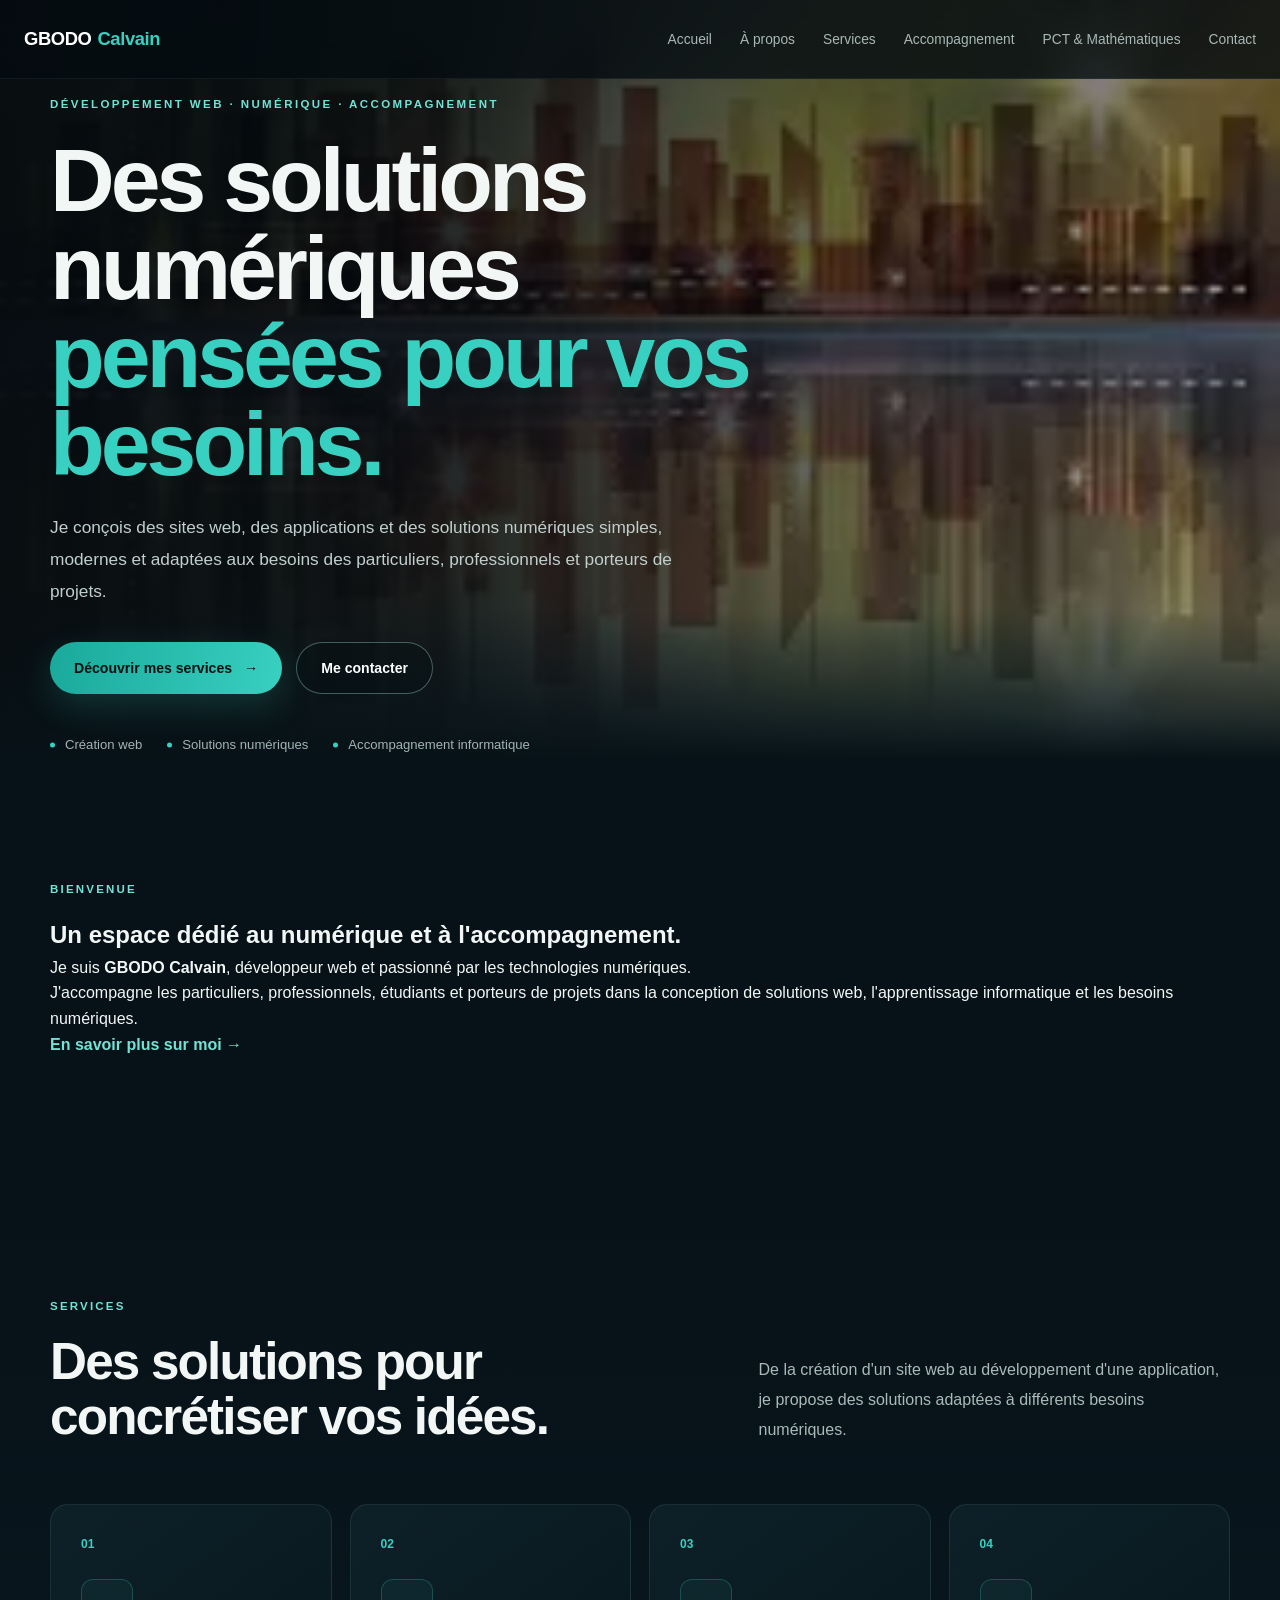
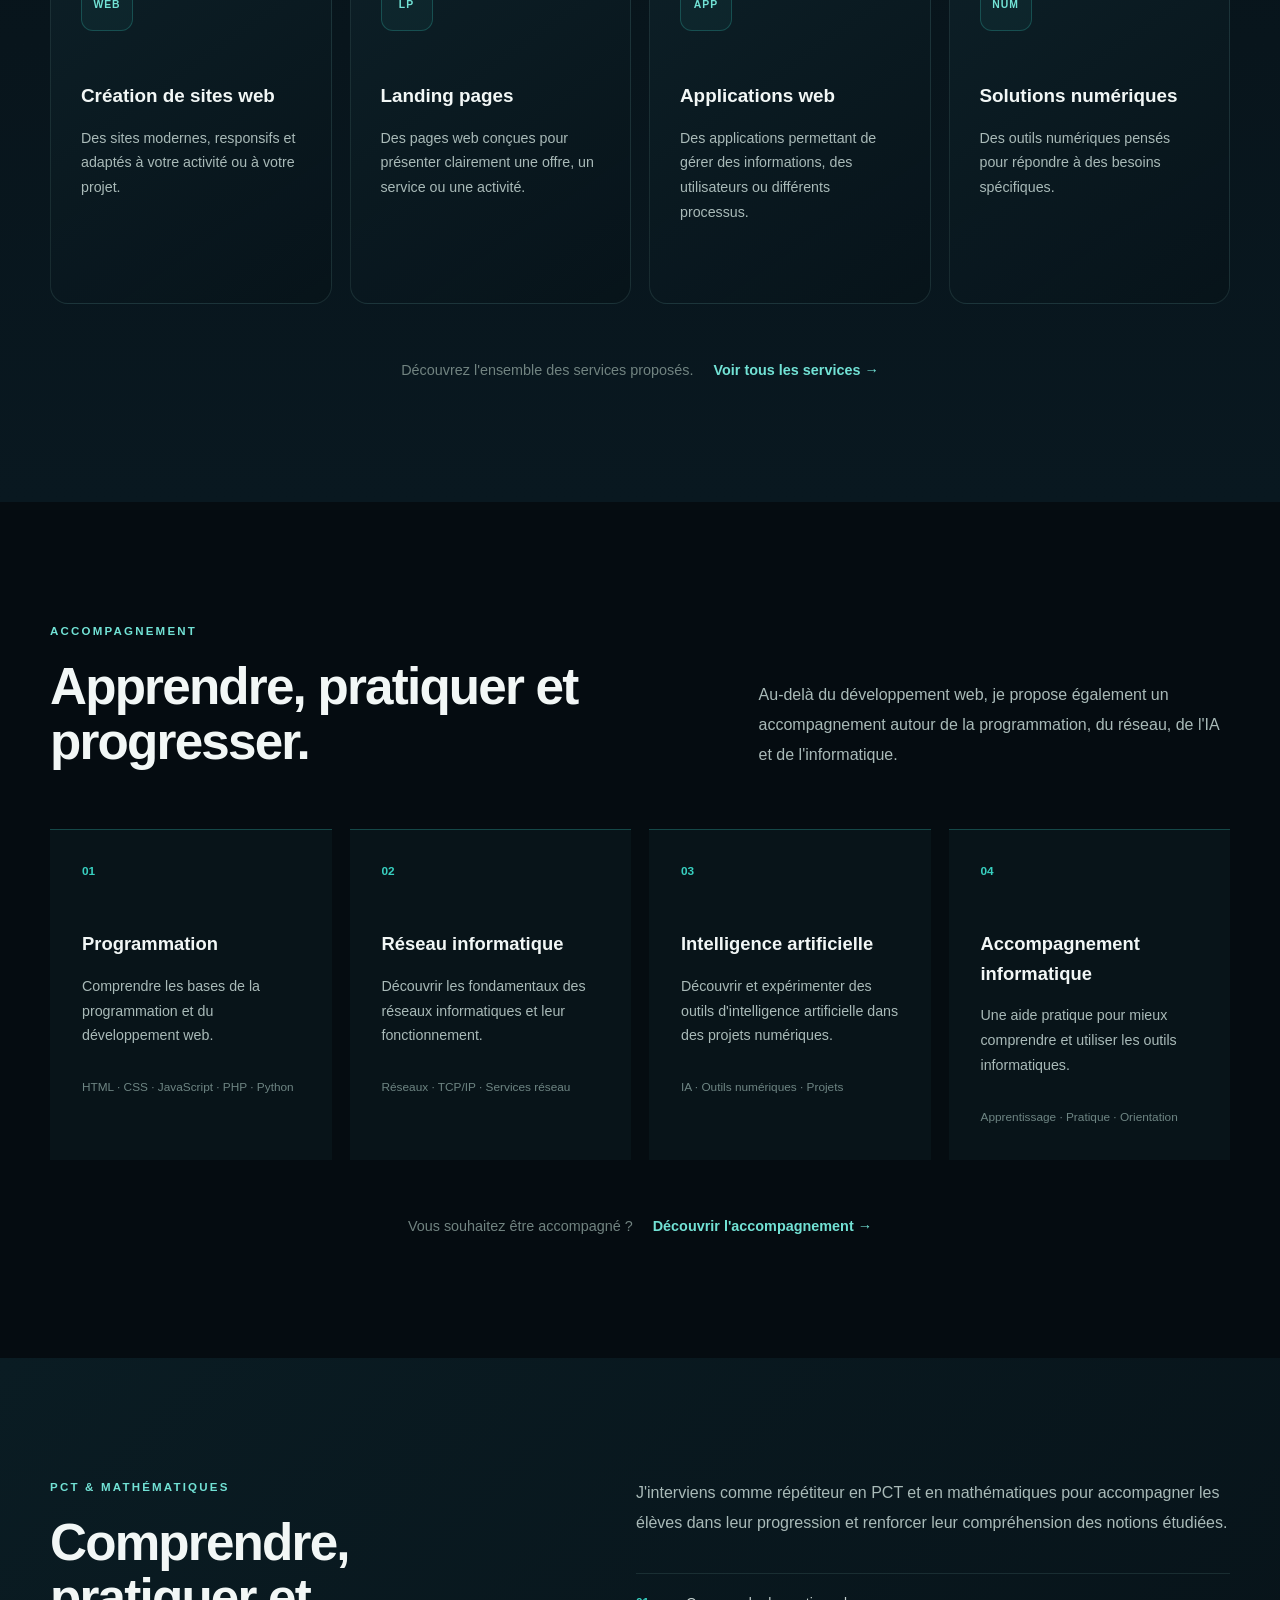
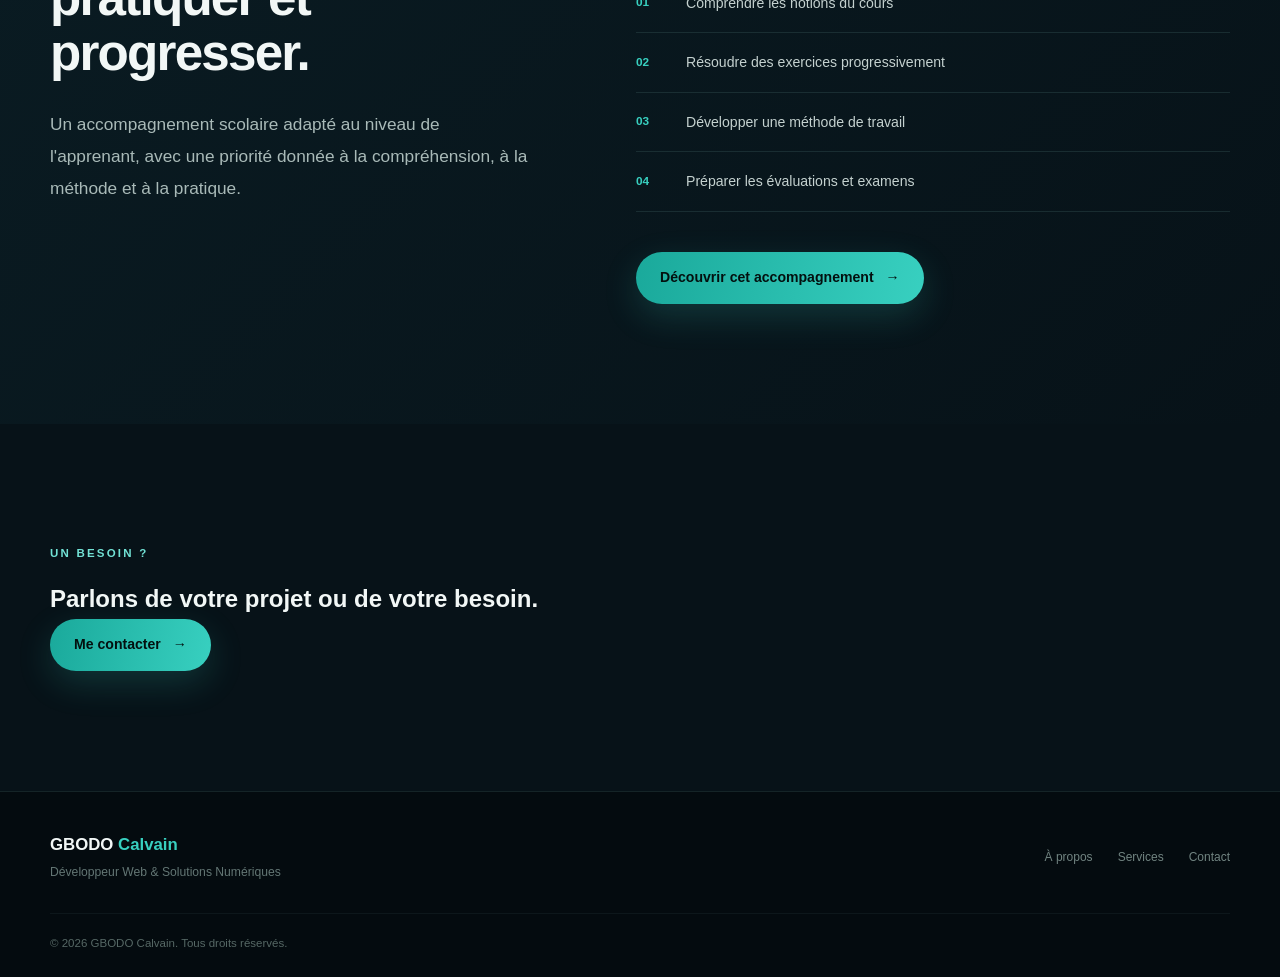
<file: index.html>
<!DOCTYPE html>
<html lang="fr">

<head>
    <meta charset="UTF-8">

    <meta
        name="viewport"
        content="width=device-width, initial-scale=1.0"
    >

    <meta
        name="description"
        content="GBODO Calvain — Développeur Web & Solutions Numériques. Création de sites web, applications, solutions digitales et accompagnement informatique."
    >

    <meta
        name="author"
        content="GBODO Calvain"
    >

    <meta
        name="theme-color"
        content="#071218"
    >

    <title>
        GBODO Calvain | Développeur Web & Solutions Numériques
    </title>

    <link
        rel="stylesheet"
        href="assets/css/style.css"
    >
</head>


<body>

    <!-- =========================================================
         HEADER / NAVIGATION
    ========================================================== -->

    <header class="header">

        <nav class="navbar">

            <a
                href="index.html"
                class="logo"
                aria-label="Accueil GBODO Calvain"
            >
                <span class="logo-main">GBODO</span>
                <span class="logo-accent">Calvain</span>
            </a>


            <button
                class="menu-toggle"
                type="button"
                aria-label="Ouvrir le menu"
                aria-expanded="false"
                aria-controls="nav-menu"
            >
                <span></span>
                <span></span>
                <span></span>
            </button>


            <ul
                class="nav-links"
                id="nav-menu"
            >

                <li>
                    <a
                        href="index.html"
                        class="active"
                    >
                        Accueil
                    </a>
                </li>

                <li>
                    <a href="pages/a-propos.html">
                        À propos
                    </a>
                </li>

                <li>
                    <a href="pages/services.html">
                        Services
                    </a>
                </li>

                <li>
                    <a href="pages/accompagnement.html">
                        Accompagnement
                    </a>
                </li>

                <li>
                    <a href="pages/pct-mathematiques.html">
                        PCT & Mathématiques
                    </a>
                </li>

                <li>
                    <a href="pages/contact.html">
                        Contact
                    </a>
                </li>

            </ul>

        </nav>

    </header>


    <main>

        <!-- =====================================================
             HERO / ACCUEIL
        ====================================================== -->

        <section class="hero">

            <div class="hero-overlay"></div>

            <div class="container hero-container">

                <div class="hero-content">

                    <p class="hero-kicker">
                        DÉVELOPPEMENT WEB · NUMÉRIQUE · ACCOMPAGNEMENT
                    </p>


                    <h1>
                        Des solutions numériques
                        <span>pensées pour vos besoins.</span>
                    </h1>


                    <p class="hero-description">
                        Je conçois des sites web, des applications et
                        des solutions numériques simples, modernes et
                        adaptées aux besoins des particuliers,
                        professionnels et porteurs de projets.
                    </p>


                    <div class="hero-actions">

                        <a
                            href="pages/services.html"
                            class="btn btn-primary"
                        >
                            Découvrir mes services
                            <span>→</span>
                        </a>


                        <a
                            href="pages/contact.html"
                            class="btn btn-outline"
                        >
                            Me contacter
                        </a>

                    </div>


                    <div class="hero-points">

                        <span>
                            Création web
                        </span>

                        <span>
                            Solutions numériques
                        </span>

                        <span>
                            Accompagnement informatique
                        </span>

                    </div>

                </div>

            </div>

        </section>


        <!-- =====================================================
             PRÉSENTATION
        ====================================================== -->

        <section class="section home-intro">

            <div class="container home-intro-grid">

                <div>

                    <p class="section-label">
                        BIENVENUE
                    </p>

                    <h2>
                        Un espace dédié au
                        numérique et à l'accompagnement.
                    </h2>

                </div>


                <div class="home-intro-content">

                    <p>
                        Je suis <strong>GBODO Calvain</strong>,
                        développeur web et passionné par les
                        technologies numériques.
                    </p>

                    <p>
                        J'accompagne les particuliers, professionnels,
                        étudiants et porteurs de projets dans la
                        conception de solutions web, l'apprentissage
                        informatique et les besoins numériques.
                    </p>

                    <a
                        href="pages/a-propos.html"
                        class="text-link"
                    >
                        En savoir plus sur moi →
                    </a>

                </div>

            </div>

        </section>


        <!-- =====================================================
             APERÇU SERVICES
        ====================================================== -->

        <section class="section services-section">

            <div class="container">

                <div class="section-heading">

                    <div>

                        <p class="section-label">
                            SERVICES
                        </p>

                        <h2>
                            Des solutions pour
                            concrétiser vos idées.
                        </h2>

                    </div>


                    <p>
                        De la création d'un site web au développement
                        d'une application, je propose des solutions
                        adaptées à différents besoins numériques.
                    </p>

                </div>


                <div class="services-grid">

                    <article class="service-card">

                        <div class="service-number">
                            01
                        </div>

                        <div class="service-icon">
                            WEB
                        </div>

                        <h3>
                            Création de sites web
                        </h3>

                        <p>
                            Des sites modernes, responsifs et adaptés
                            à votre activité ou à votre projet.
                        </p>

                    </article>


                    <article class="service-card">

                        <div class="service-number">
                            02
                        </div>

                        <div class="service-icon">
                            LP
                        </div>

                        <h3>
                            Landing pages
                        </h3>

                        <p>
                            Des pages web conçues pour présenter
                            clairement une offre, un service ou
                            une activité.
                        </p>

                    </article>


                    <article class="service-card">

                        <div class="service-number">
                            03
                        </div>

                        <div class="service-icon">
                            APP
                        </div>

                        <h3>
                            Applications web
                        </h3>

                        <p>
                            Des applications permettant de gérer
                            des informations, des utilisateurs ou
                            différents processus.
                        </p>

                    </article>


                    <article class="service-card">

                        <div class="service-number">
                            04
                        </div>

                        <div class="service-icon">
                            NUM
                        </div>

                        <h3>
                            Solutions numériques
                        </h3>

                        <p>
                            Des outils numériques pensés pour
                            répondre à des besoins spécifiques.
                        </p>

                    </article>

                </div>


                <div class="services-bottom">

                    <p>
                        Découvrez l'ensemble des services proposés.
                    </p>

                    <a
                        href="pages/services.html"
                        class="text-link"
                    >
                        Voir tous les services →
                    </a>

                </div>

            </div>

        </section>


        <!-- =====================================================
             APERÇU ACCOMPAGNEMENT
        ====================================================== -->

        <section class="section accompaniment-section">

            <div class="container">

                <div class="section-heading">

                    <div>

                        <p class="section-label">
                            ACCOMPAGNEMENT
                        </p>

                        <h2>
                            Apprendre, pratiquer
                            et progresser.
                        </h2>

                    </div>


                    <p>
                        Au-delà du développement web, je propose
                        également un accompagnement autour de la
                        programmation, du réseau, de l'IA et de
                        l'informatique.
                    </p>

                </div>


                <div class="accompaniment-grid">

                    <article class="accompaniment-card">

                        <span class="card-index">
                            01
                        </span>

                        <h3>
                            Programmation
                        </h3>

                        <p>
                            Comprendre les bases de la programmation
                            et du développement web.
                        </p>

                        <span class="card-tech">
                            HTML · CSS · JavaScript · PHP · Python
                        </span>

                    </article>


                    <article class="accompaniment-card">

                        <span class="card-index">
                            02
                        </span>

                        <h3>
                            Réseau informatique
                        </h3>

                        <p>
                            Découvrir les fondamentaux des réseaux
                            informatiques et leur fonctionnement.
                        </p>

                        <span class="card-tech">
                            Réseaux · TCP/IP · Services réseau
                        </span>

                    </article>


                    <article class="accompaniment-card">

                        <span class="card-index">
                            03
                        </span>

                        <h3>
                            Intelligence artificielle
                        </h3>

                        <p>
                            Découvrir et expérimenter des outils
                            d'intelligence artificielle dans des
                            projets numériques.
                        </p>

                        <span class="card-tech">
                            IA · Outils numériques · Projets
                        </span>

                    </article>


                    <article class="accompaniment-card">

                        <span class="card-index">
                            04
                        </span>

                        <h3>
                            Accompagnement informatique
                        </h3>

                        <p>
                            Une aide pratique pour mieux comprendre
                            et utiliser les outils informatiques.
                        </p>

                        <span class="card-tech">
                            Apprentissage · Pratique · Orientation
                        </span>

                    </article>

                </div>


                <div class="services-bottom">

                    <p>
                        Vous souhaitez être accompagné ?
                    </p>

                    <a
                        href="pages/accompagnement.html"
                        class="text-link"
                    >
                        Découvrir l'accompagnement →
                    </a>

                </div>

            </div>

        </section>


        <!-- =====================================================
             APERÇU PCT & MATHÉMATIQUES
        ====================================================== -->

        <section class="section education-section">

            <div class="container education-grid">

                <div class="education-intro">

                    <p class="section-label">
                        PCT & MATHÉMATIQUES
                    </p>

                    <h2>
                        Comprendre,
                        pratiquer
                        et progresser.
                    </h2>

                    <p class="large-text">
                        Un accompagnement scolaire adapté au niveau
                        de l'apprenant, avec une priorité donnée à
                        la compréhension, à la méthode et à la pratique.
                    </p>

                </div>


                <div class="education-details">

                    <p>
                        J'interviens comme répétiteur en PCT et en
                        mathématiques pour accompagner les élèves
                        dans leur progression et renforcer leur
                        compréhension des notions étudiées.
                    </p>


                    <div class="education-list">

                        <div>
                            <span>01</span>

                            <p>
                                Comprendre les notions du cours
                            </p>
                        </div>


                        <div>
                            <span>02</span>

                            <p>
                                Résoudre des exercices progressivement
                            </p>
                        </div>


                        <div>
                            <span>03</span>

                            <p>
                                Développer une méthode de travail
                            </p>
                        </div>


                        <div>
                            <span>04</span>

                            <p>
                                Préparer les évaluations et examens
                            </p>
                        </div>

                    </div>


                    <a
                        href="pages/pct-mathematiques.html"
                        class="btn btn-primary education-button"
                    >
                        Découvrir cet accompagnement
                        <span>→</span>
                    </a>

                </div>

            </div>

        </section>


        <!-- =====================================================
             APPEL À L'ACTION
        ====================================================== -->

        <section class="section home-cta">

            <div class="container home-cta-container">

                <div>

                    <p class="section-label">
                        UN BESOIN ?
                    </p>

                    <h2>
                        Parlons de votre projet
                        ou de votre besoin.
                    </h2>

                </div>


                <a
                    href="pages/contact.html"
                    class="btn btn-primary"
                >
                    Me contacter
                    <span>→</span>
                </a>

            </div>

        </section>

    </main>


    <!-- =========================================================
         FOOTER
    ========================================================== -->

    <footer class="footer">

        <div class="container footer-content">

            <div>

                <a
                    href="index.html"
                    class="footer-logo"
                >
                    GBODO
                    <span>Calvain</span>
                </a>

                <p>
                    Développeur Web & Solutions Numériques
                </p>

            </div>


            <div class="footer-links">

                <a href="pages/a-propos.html">
                    À propos
                </a>

                <a href="pages/services.html">
                    Services
                </a>

                <a href="pages/contact.html">
                    Contact
                </a>

            </div>

        </div>


        <div class="container footer-bottom">

            <p>
                © 2026 GBODO Calvain.
                Tous droits réservés.
            </p>

        </div>

    </footer>


    <script src="assets/js/script.js"></script>

</body>

</html>
</file>
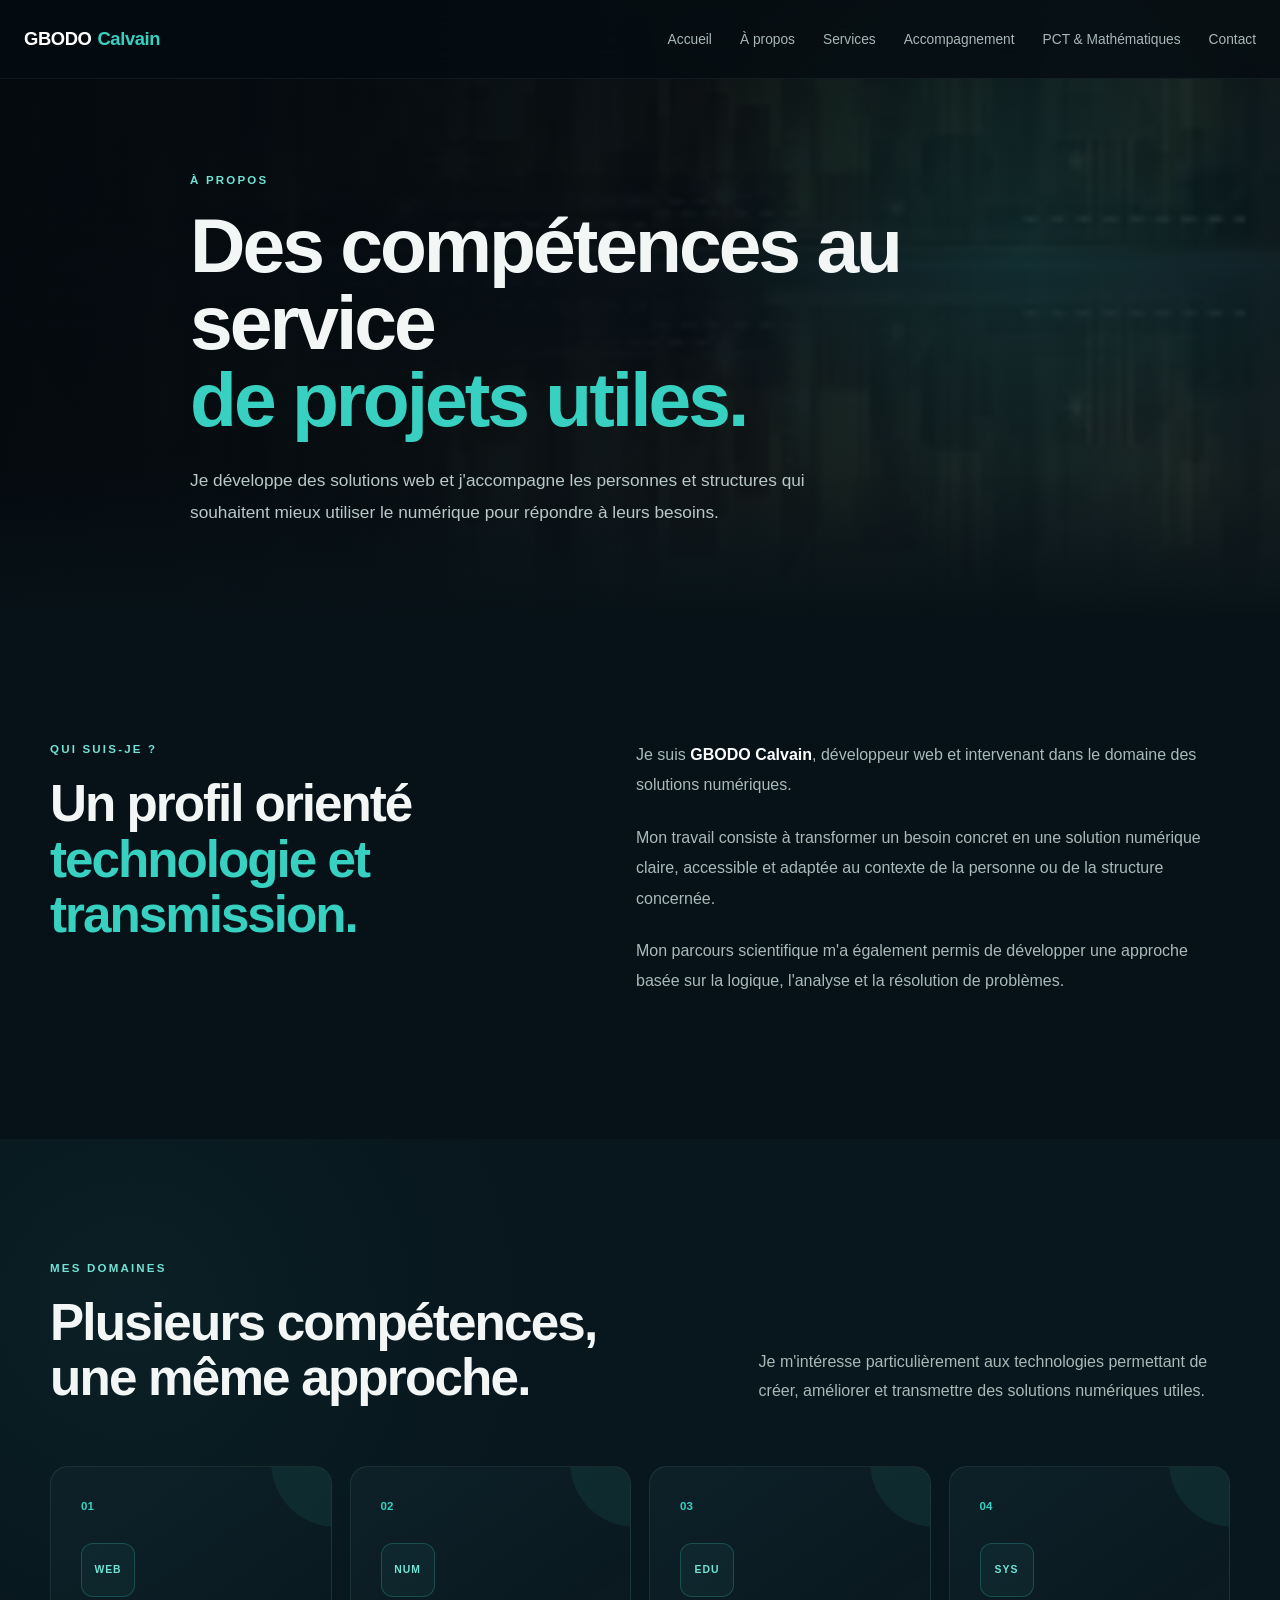
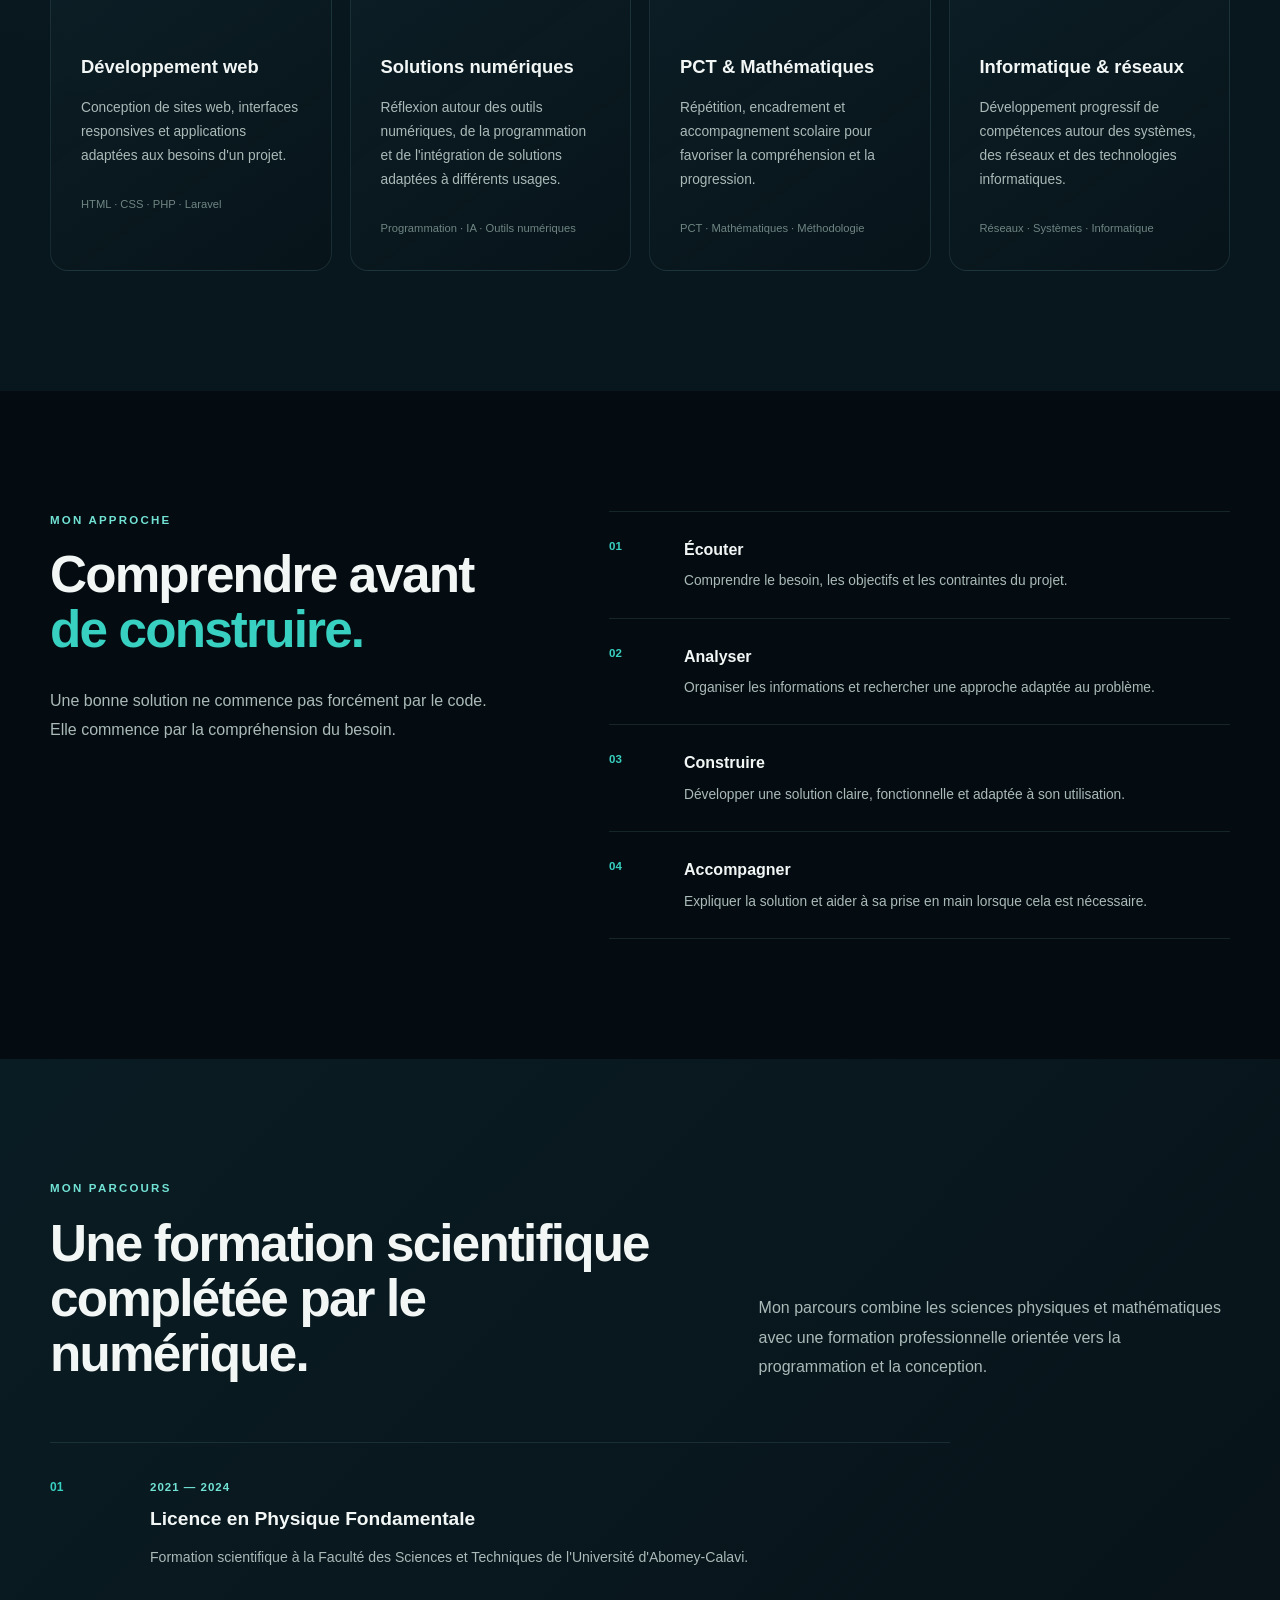
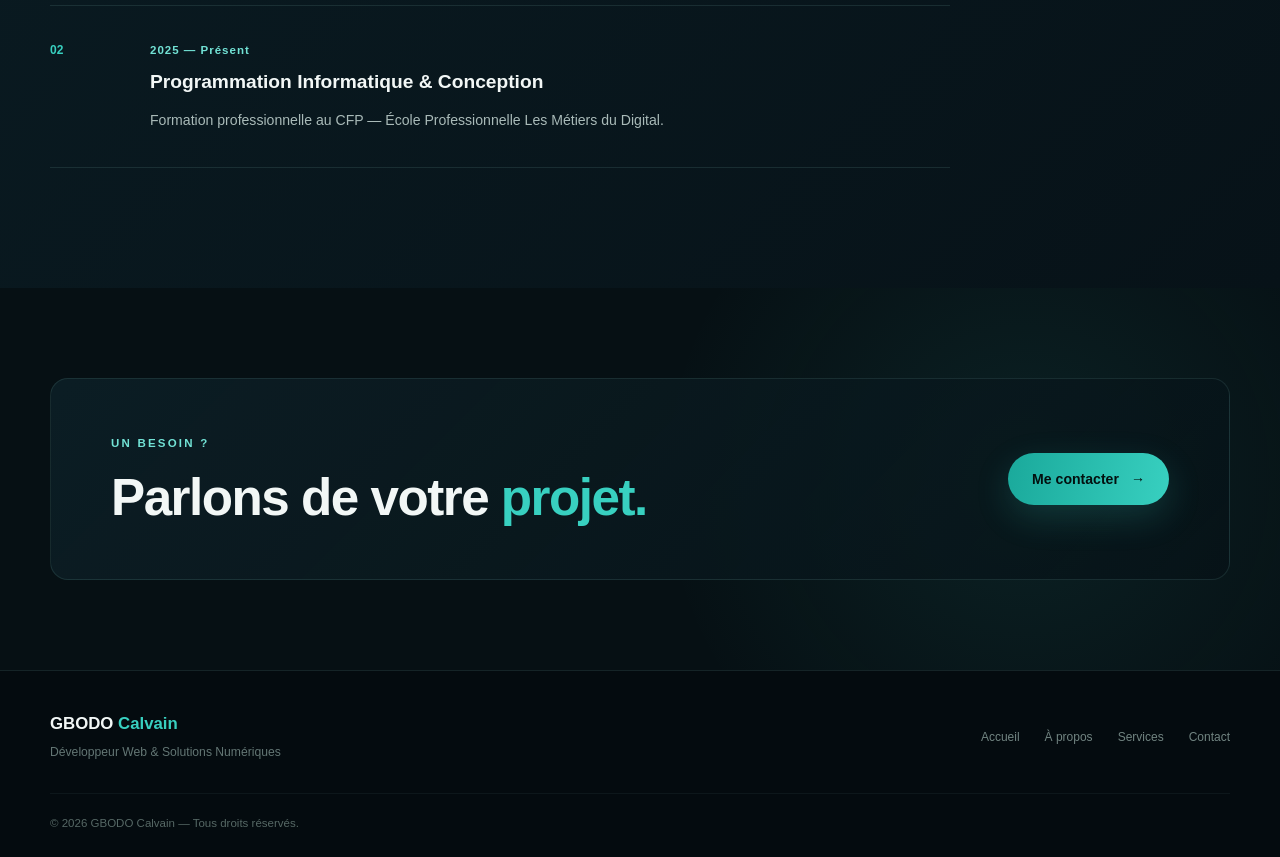
<file: pages/a-propos.html>
<!DOCTYPE html>

<html lang="fr">

<head>
    <meta charset="UTF-8">
    <meta name="viewport" content="width=device-width, initial-scale=1.0">

    
<meta name="description"
    content="À propos de GBODO Calvain, développeur web et intervenant en solutions numériques, programmation, réseau, IA, PCT et mathématiques.">

<title>À propos — GBODO Calvain</title>

<link rel="stylesheet" href="../assets/css/style.css">

</head>

<body>

<!-- ==================== HEADER ==================== -->
<header class="header">

    <nav class="navbar">

        <a href="../index.html" class="logo">
            <span class="logo-main">GBODO</span>
            <span class="logo-accent">Calvain</span>
        </a>

        <button class="menu-toggle"
            type="button"
            aria-label="Ouvrir le menu"
            aria-expanded="false">

            <span></span>
            <span></span>
            <span></span>

        </button>

        <ul class="nav-links">

            <li>
                <a href="../index.html">Accueil</a>
            </li>

            <li>
                <a href="a-propos.html" class="active">À propos</a>
            </li>

            <li>
                <a href="services.html">Services</a>
            </li>

            <li>
                <a href="accompagnement.html">Accompagnement</a>
            </li>

            <li>
                <a href="pct-mathematiques.html">PCT & Mathématiques</a>
            </li>

            <li>
                <a href="contact.html">Contact</a>
            </li>

        </ul>

    </nav>

</header>


<!-- ==================== PAGE HERO ==================== -->
<main>

    <section class="page-hero about-page-hero">

        <div class="page-hero-overlay"></div>

        <div class="container page-hero-content">

            <p class="section-label">À PROPOS</p>

            <h1>
                Des compétences au service
                <span>de projets utiles.</span>
            </h1>

            <p>
                Je développe des solutions web et j'accompagne les personnes
                et structures qui souhaitent mieux utiliser le numérique
                pour répondre à leurs besoins.
            </p>

        </div>

    </section>


    <!-- ==================== PRESENTATION ==================== -->
    <section class="about-introduction section">

        <div class="container about-introduction-grid">

            <div class="about-intro-heading">

                <p class="section-label">QUI SUIS-JE ?</p>

                <h2>
                    Un profil orienté
                    <span>technologie et transmission.</span>
                </h2>

            </div>

            <div class="about-intro-content">

                <p>
                    Je suis <strong>GBODO Calvain</strong>, développeur web
                    et intervenant dans le domaine des solutions numériques.
                </p>

                <p>
                    Mon travail consiste à transformer un besoin concret
                    en une solution numérique claire, accessible et adaptée
                    au contexte de la personne ou de la structure concernée.
                </p>

                <p>
                    Mon parcours scientifique m'a également permis de
                    développer une approche basée sur la logique,
                    l'analyse et la résolution de problèmes.
                </p>

            </div>

        </div>

    </section>


    <!-- ==================== DOMAINES ==================== -->
    <section class="about-domains section">

        <div class="container">

            <div class="section-heading">

                <div>
                    <p class="section-label">MES DOMAINES</p>

                    <h2>
                        Plusieurs compétences,
                        <span>une même approche.</span>
                    </h2>
                </div>

                <p>
                    Je m'intéresse particulièrement aux technologies
                    permettant de créer, améliorer et transmettre des
                    solutions numériques utiles.
                </p>

            </div>


            <div class="about-domain-grid">

                <article class="about-domain-card">

                    <span class="about-domain-number">01</span>

                    <div class="about-domain-icon">WEB</div>

                    <h3>Développement web</h3>

                    <p>
                        Conception de sites web, interfaces responsives
                        et applications adaptées aux besoins d'un projet.
                    </p>

                    <span class="about-domain-tag">
                        HTML · CSS · PHP · Laravel
                    </span>

                </article>


                <article class="about-domain-card">

                    <span class="about-domain-number">02</span>

                    <div class="about-domain-icon">NUM</div>

                    <h3>Solutions numériques</h3>

                    <p>
                        Réflexion autour des outils numériques, de la
                        programmation et de l'intégration de solutions
                        adaptées à différents usages.
                    </p>

                    <span class="about-domain-tag">
                        Programmation · IA · Outils numériques
                    </span>

                </article>


                <article class="about-domain-card">

                    <span class="about-domain-number">03</span>

                    <div class="about-domain-icon">EDU</div>

                    <h3>PCT & Mathématiques</h3>

                    <p>
                        Répétition, encadrement et accompagnement scolaire
                        pour favoriser la compréhension et la progression.
                    </p>

                    <span class="about-domain-tag">
                        PCT · Mathématiques · Méthodologie
                    </span>

                </article>


                <article class="about-domain-card">

                    <span class="about-domain-number">04</span>

                    <div class="about-domain-icon">SYS</div>

                    <h3>Informatique & réseaux</h3>

                    <p>
                        Développement progressif de compétences autour des
                        systèmes, des réseaux et des technologies informatiques.
                    </p>

                    <span class="about-domain-tag">
                        Réseaux · Systèmes · Informatique
                    </span>

                </article>

            </div>

        </div>

    </section>


    <!-- ==================== APPROCHE ==================== -->
    <section class="about-approach section">

        <div class="container about-approach-grid">

            <div>

                <p class="section-label">MON APPROCHE</p>

                <h2>
                    Comprendre avant
                    <span>de construire.</span>
                </h2>

                <p class="about-approach-intro">
                    Une bonne solution ne commence pas forcément par le code.
                    Elle commence par la compréhension du besoin.
                </p>

            </div>


            <div class="approach-list">

                <div class="approach-item">

                    <span>01</span>

                    <div>
                        <h3>Écouter</h3>

                        <p>
                            Comprendre le besoin, les objectifs et les
                            contraintes du projet.
                        </p>
                    </div>

                </div>


                <div class="approach-item">

                    <span>02</span>

                    <div>
                        <h3>Analyser</h3>

                        <p>
                            Organiser les informations et rechercher une
                            approche adaptée au problème.
                        </p>
                    </div>

                </div>


                <div class="approach-item">

                    <span>03</span>

                    <div>
                        <h3>Construire</h3>

                        <p>
                            Développer une solution claire, fonctionnelle
                            et adaptée à son utilisation.
                        </p>
                    </div>

                </div>


                <div class="approach-item">

                    <span>04</span>

                    <div>
                        <h3>Accompagner</h3>

                        <p>
                            Expliquer la solution et aider à sa prise en main
                            lorsque cela est nécessaire.
                        </p>
                    </div>

                </div>

            </div>

        </div>

    </section>


    <!-- ==================== PARCOURS ==================== -->
    <section class="about-background section">

        <div class="container">

            <div class="section-heading">

                <div>
                    <p class="section-label">MON PARCOURS</p>

                    <h2>
                        Une formation scientifique
                        <span>complétée par le numérique.</span>
                    </h2>
                </div>

                <p>
                    Mon parcours combine les sciences physiques et
                    mathématiques avec une formation professionnelle
                    orientée vers la programmation et la conception.
                </p>

            </div>


            <div class="about-timeline">

                <div class="timeline-item">

                    <span class="timeline-number">01</span>

                    <div>
                        <span class="timeline-period">2021 — 2024</span>

                        <h3>Licence en Physique Fondamentale</h3>

                        <p>
                            Formation scientifique à la Faculté des Sciences
                            et Techniques de l'Université d'Abomey-Calavi.
                        </p>
                    </div>

                </div>


                <div class="timeline-item">

                    <span class="timeline-number">02</span>

                    <div>
                        <span class="timeline-period">2025 — Présent</span>

                        <h3>Programmation Informatique & Conception</h3>

                        <p>
                            Formation professionnelle au CFP — École
                            Professionnelle Les Métiers du Digital.
                        </p>
                    </div>

                </div>

            </div>

        </div>

    </section>


    <!-- ==================== CTA ==================== -->
    <section class="about-cta">

        <div class="container about-cta-container">

            <div>

                <p class="section-label">UN BESOIN ?</p>

                <h2>
                    Parlons de votre
                    <span>projet.</span>
                </h2>

            </div>

            <a href="contact.html" class="btn btn-primary">
                Me contacter
                <span>→</span>
            </a>

        </div>

    </section>

</main>


<!-- ==================== FOOTER ==================== -->
<footer class="footer">

    <div class="container">

        <div class="footer-content">

            <div>
                <a href="../index.html" class="footer-logo">
                    GBODO <span>Calvain</span>
                </a>

                <p>
                    Développeur Web & Solutions Numériques
                </p>
            </div>

            <div class="footer-links">

                <a href="../index.html">Accueil</a>
                <a href="a-propos.html">À propos</a>
                <a href="services.html">Services</a>
                <a href="contact.html">Contact</a>

            </div>

        </div>

        <div class="footer-bottom">

            <p>
                © 2026 GBODO Calvain — Tous droits réservés.
            </p>

        </div>

    </div>

</footer>


<script src="../assets/js/script.js"></script>

</body>

</html>
</file>
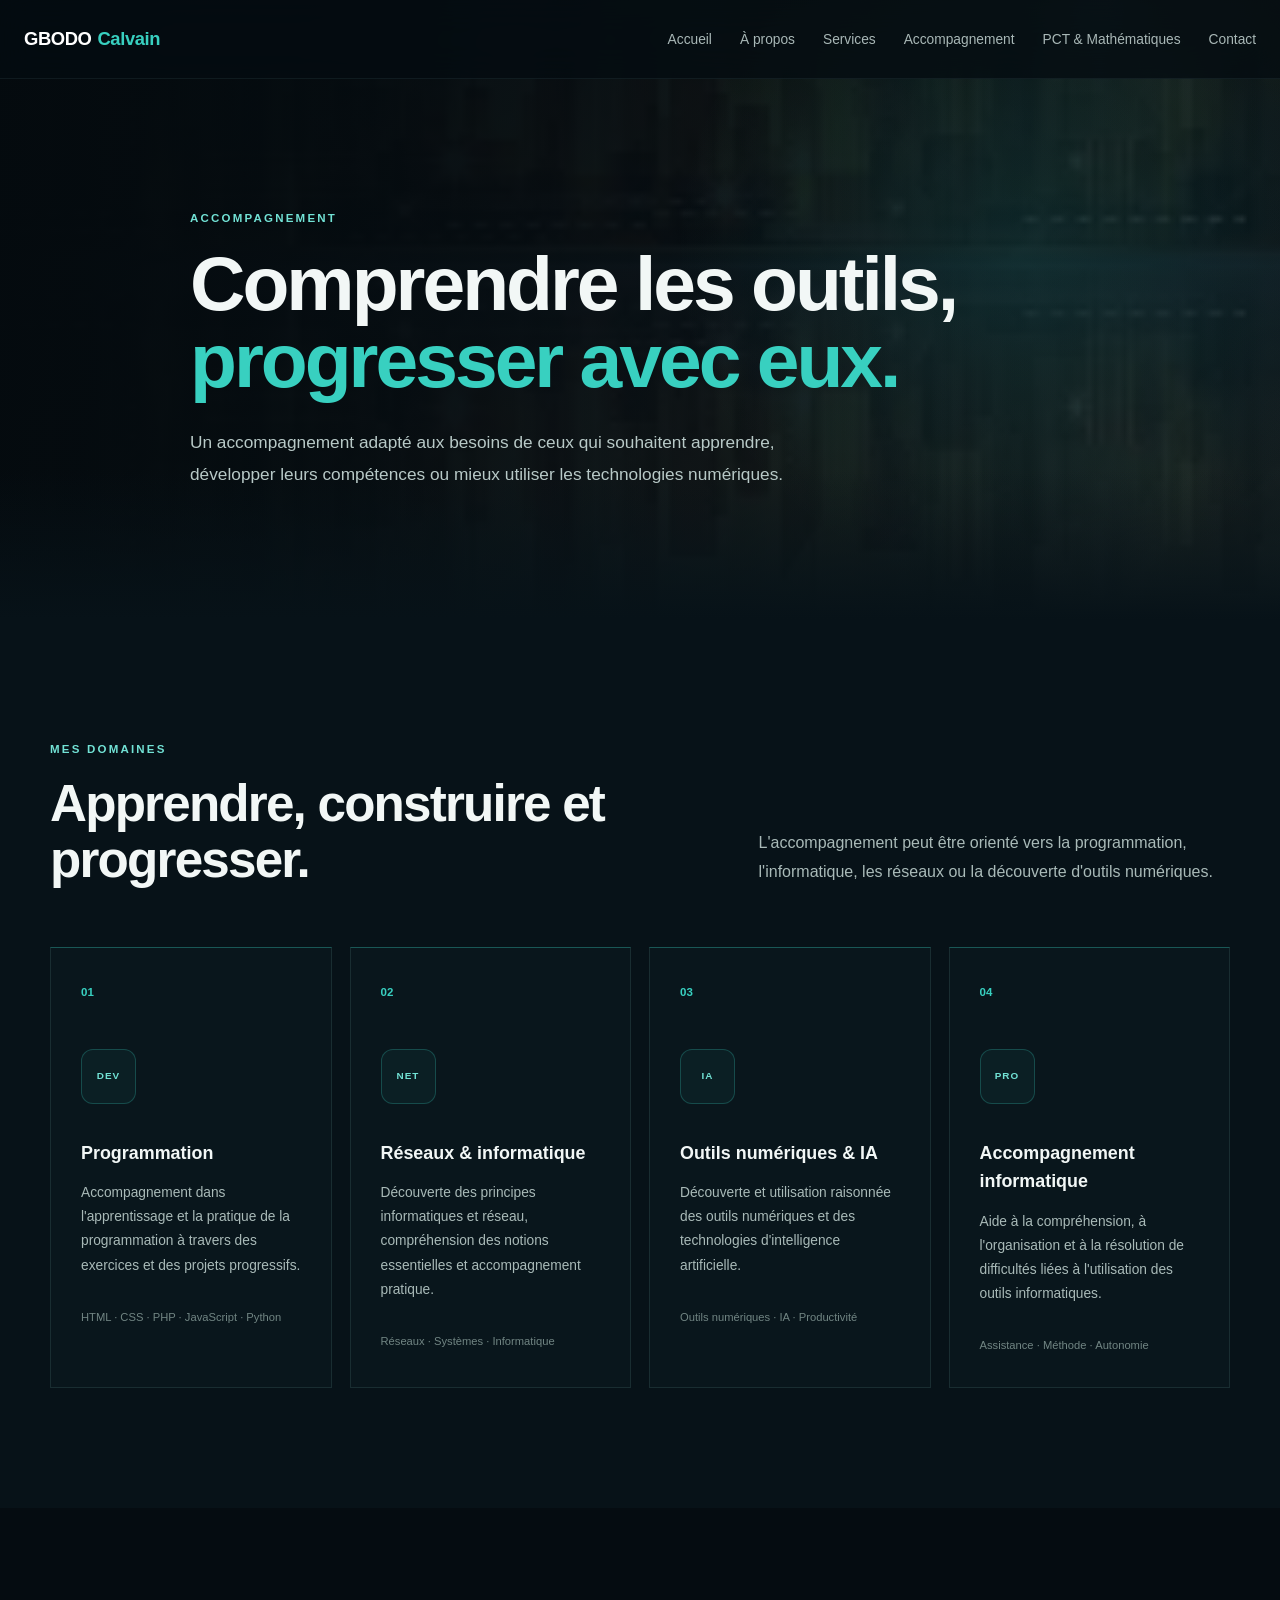
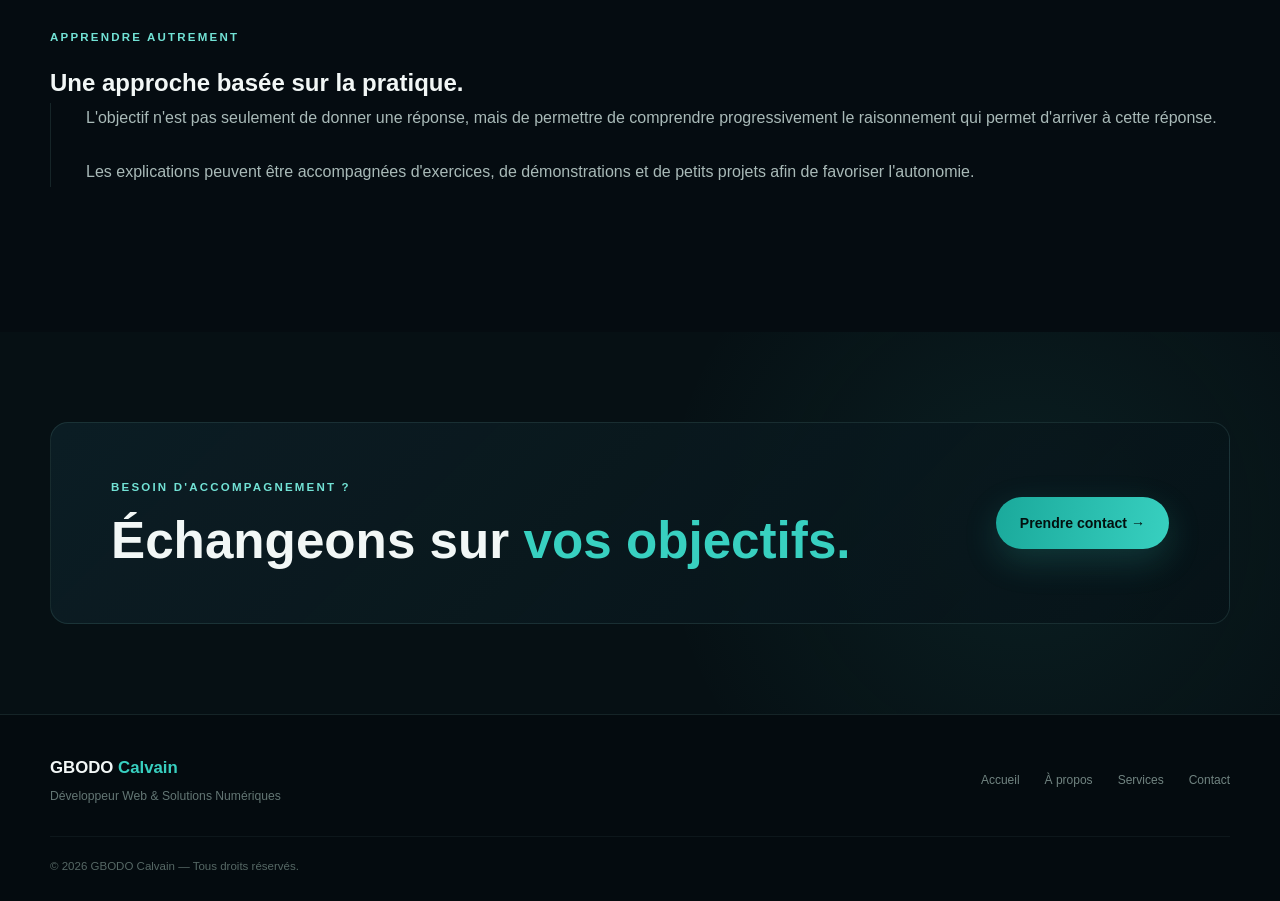
<file: pages/accompagnement.html>
<!DOCTYPE html>

<html lang="fr">

<head> <meta charset="UTF-8"> <meta name="viewport" content="width=device-width, initial-scale=1.0">

<meta name="description"
    content="Accompagnement en programmation, informatique, réseau et outils numériques avec GBODO Calvain.">

<title>Accompagnement — GBODO Calvain</title>

<link rel="stylesheet" href="../assets/css/style.css">

</head>

<body>

<header class="header">

<nav class="navbar">

    <a href="../index.html" class="logo">
        <span class="logo-main">GBODO</span>
        <span class="logo-accent">Calvain</span>
    </a>

    <button class="menu-toggle"
            type="button"
            aria-label="Ouvrir le menu"
            aria-expanded="false">
        <span></span>
        <span></span>
        <span></span>
    </button>

    <ul class="nav-links">
        <li><a href="../index.html">Accueil</a></li>
        <li><a href="a-propos.html">À propos</a></li>
        <li><a href="services.html">Services</a></li>
        <li><a href="accompagnement.html" class="active">Accompagnement</a></li>
        <li><a href="pct-mathematiques.html">PCT & Mathématiques</a></li>
        <li><a href="contact.html">Contact</a></li>
    </ul>

</nav>

</header>

<main>

<section class="page-hero accompaniment-page-hero">

    <div class="page-hero-overlay"></div>

    <div class="container page-hero-content">

        <p class="section-label">ACCOMPAGNEMENT</p>

        <h1>
            Comprendre les outils,
            <span>progresser avec eux.</span>
        </h1>

        <p>
            Un accompagnement adapté aux besoins de ceux qui souhaitent
            apprendre, développer leurs compétences ou mieux utiliser
            les technologies numériques.
        </p>

    </div>

</section>


<section class="section accompaniment-main">

    <div class="container">

        <div class="section-heading">

            <div>
                <p class="section-label">MES DOMAINES</p>

                <h2>
                    Apprendre,
                    <span>construire et progresser.</span>
                </h2>
            </div>

            <p>
                L'accompagnement peut être orienté vers la programmation,
                l'informatique, les réseaux ou la découverte d'outils
                numériques.
            </p>

        </div>


        <div class="accompaniment-professional-grid">

            <article class="accompaniment-professional-card">

                <span>01</span>

                <div class="accompaniment-card-symbol">DEV</div>

                <h3>Programmation</h3>

                <p>
                    Accompagnement dans l'apprentissage et la pratique
                    de la programmation à travers des exercices et
                    des projets progressifs.
                </p>

                <small>
                    HTML · CSS · PHP · JavaScript · Python
                </small>

            </article>


            <article class="accompaniment-professional-card">

                <span>02</span>

                <div class="accompaniment-card-symbol">NET</div>

                <h3>Réseaux & informatique</h3>

                <p>
                    Découverte des principes informatiques et réseau,
                    compréhension des notions essentielles et
                    accompagnement pratique.
                </p>

                <small>
                    Réseaux · Systèmes · Informatique
                </small>

            </article>


            <article class="accompaniment-professional-card">

                <span>03</span>

                <div class="accompaniment-card-symbol">IA</div>

                <h3>Outils numériques & IA</h3>

                <p>
                    Découverte et utilisation raisonnée des outils
                    numériques et des technologies d'intelligence
                    artificielle.
                </p>

                <small>
                    Outils numériques · IA · Productivité
                </small>

            </article>


            <article class="accompaniment-professional-card">

                <span>04</span>

                <div class="accompaniment-card-symbol">PRO</div>

                <h3>Accompagnement informatique</h3>

                <p>
                    Aide à la compréhension, à l'organisation et à la
                    résolution de difficultés liées à l'utilisation
                    des outils informatiques.
                </p>

                <small>
                    Assistance · Méthode · Autonomie
                </small>

            </article>

        </div>

    </div>

</section>


<section class="accompagnement-method section">

    <div class="container accompaniment-method-grid">

        <div>

            <p class="section-label">APPRENDRE AUTREMENT</p>

            <h2>
                Une approche basée sur
                <span>la pratique.</span>
            </h2>

        </div>

        <div class="accompagnement-method-text">

            <p>
                L'objectif n'est pas seulement de donner une réponse,
                mais de permettre de comprendre progressivement le
                raisonnement qui permet d'arriver à cette réponse.
            </p>

            <p>
                Les explications peuvent être accompagnées d'exercices,
                de démonstrations et de petits projets afin de favoriser
                l'autonomie.
            </p>

        </div>

    </div>

</section>


<section class="page-cta">

    <div class="container page-cta-container">

        <div>

            <p class="section-label">BESOIN D'ACCOMPAGNEMENT ?</p>

            <h2>
                Échangeons sur
                <span>vos objectifs.</span>
            </h2>

        </div>

        <a href="contact.html" class="btn btn-primary">
            Prendre contact →
        </a>

    </div>

</section>

</main>

<footer class="footer">

<div class="container">

    <div class="footer-content">

        <div>
            <a href="../index.html" class="footer-logo">
                GBODO <span>Calvain</span>
            </a>
            <p>Développeur Web & Solutions Numériques</p>
        </div>

        <div class="footer-links">
            <a href="../index.html">Accueil</a>
            <a href="a-propos.html">À propos</a>
            <a href="services.html">Services</a>
            <a href="contact.html">Contact</a>
        </div>

    </div>

    <div class="footer-bottom">
        <p>© 2026 GBODO Calvain — Tous droits réservés.</p>
    </div>

</div>

</footer>

<script src="../assets/js/script.js"></script>

</body>
</html>
</file>
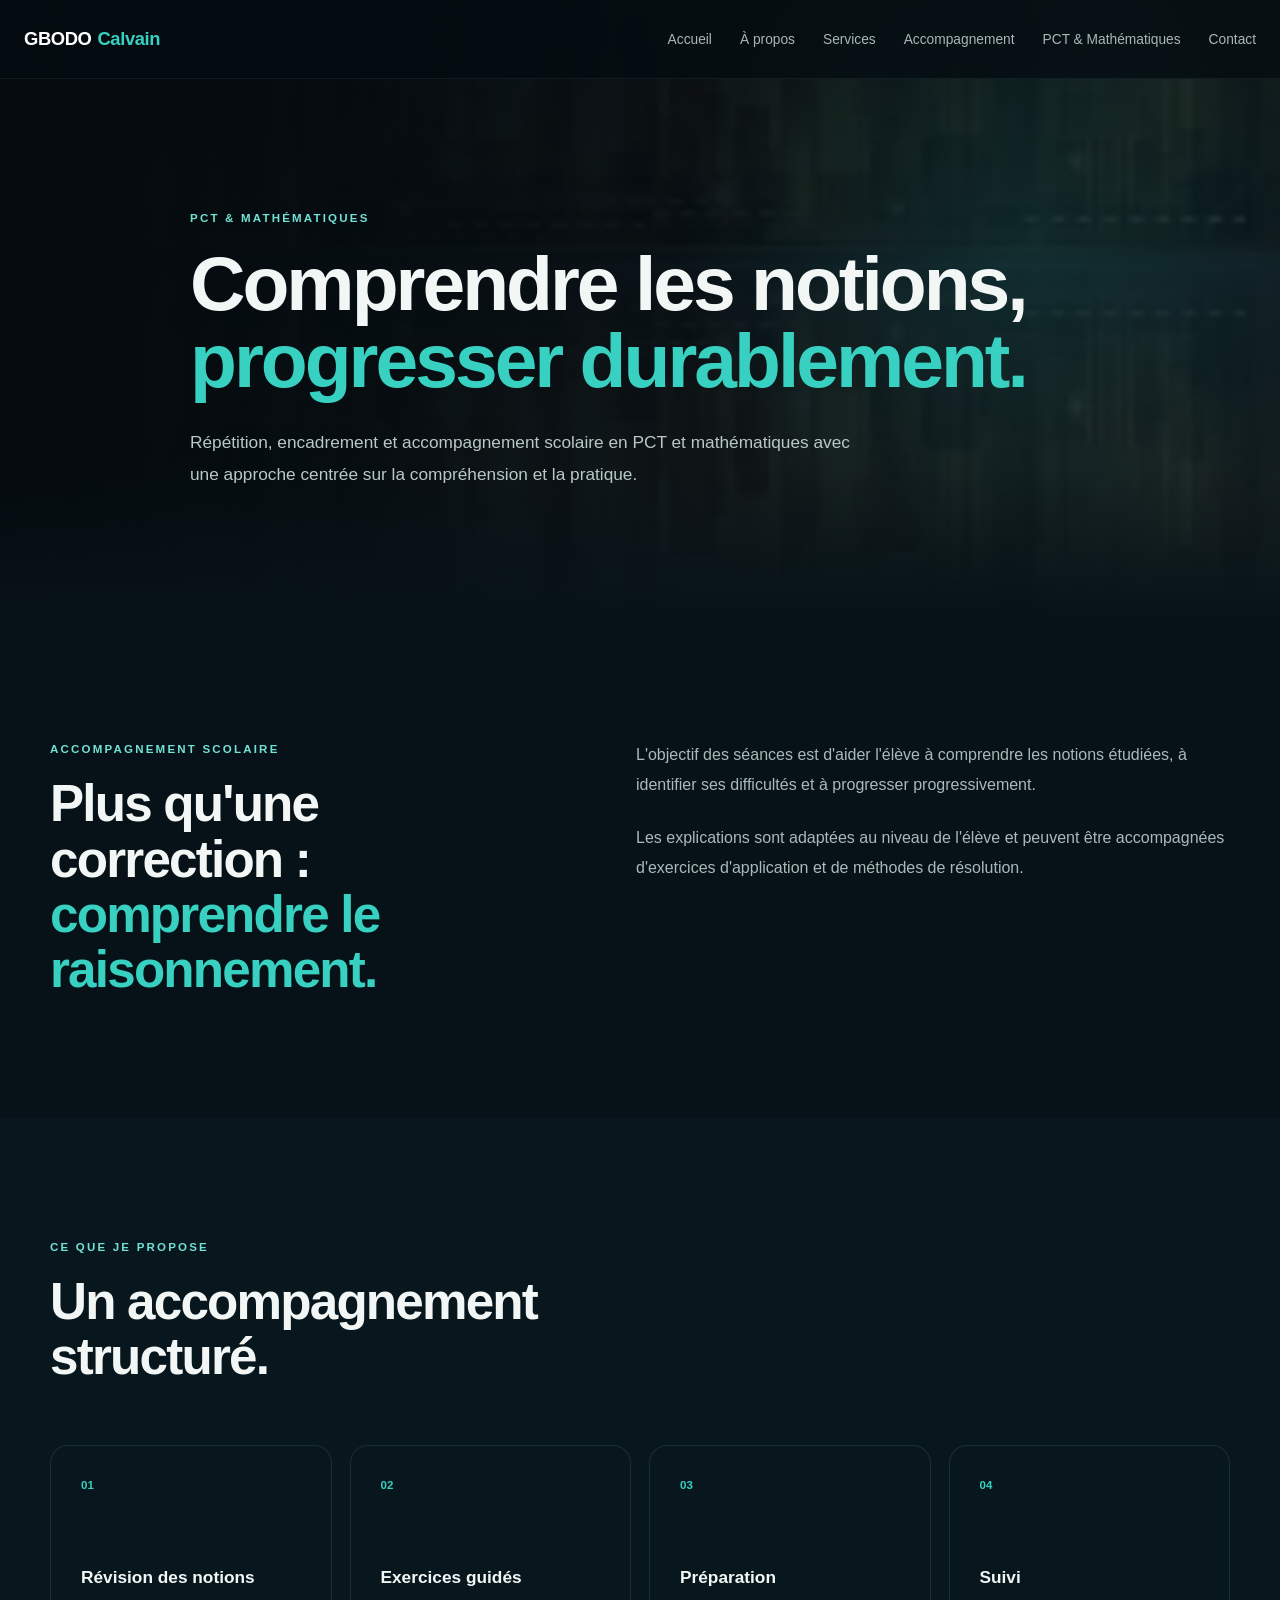
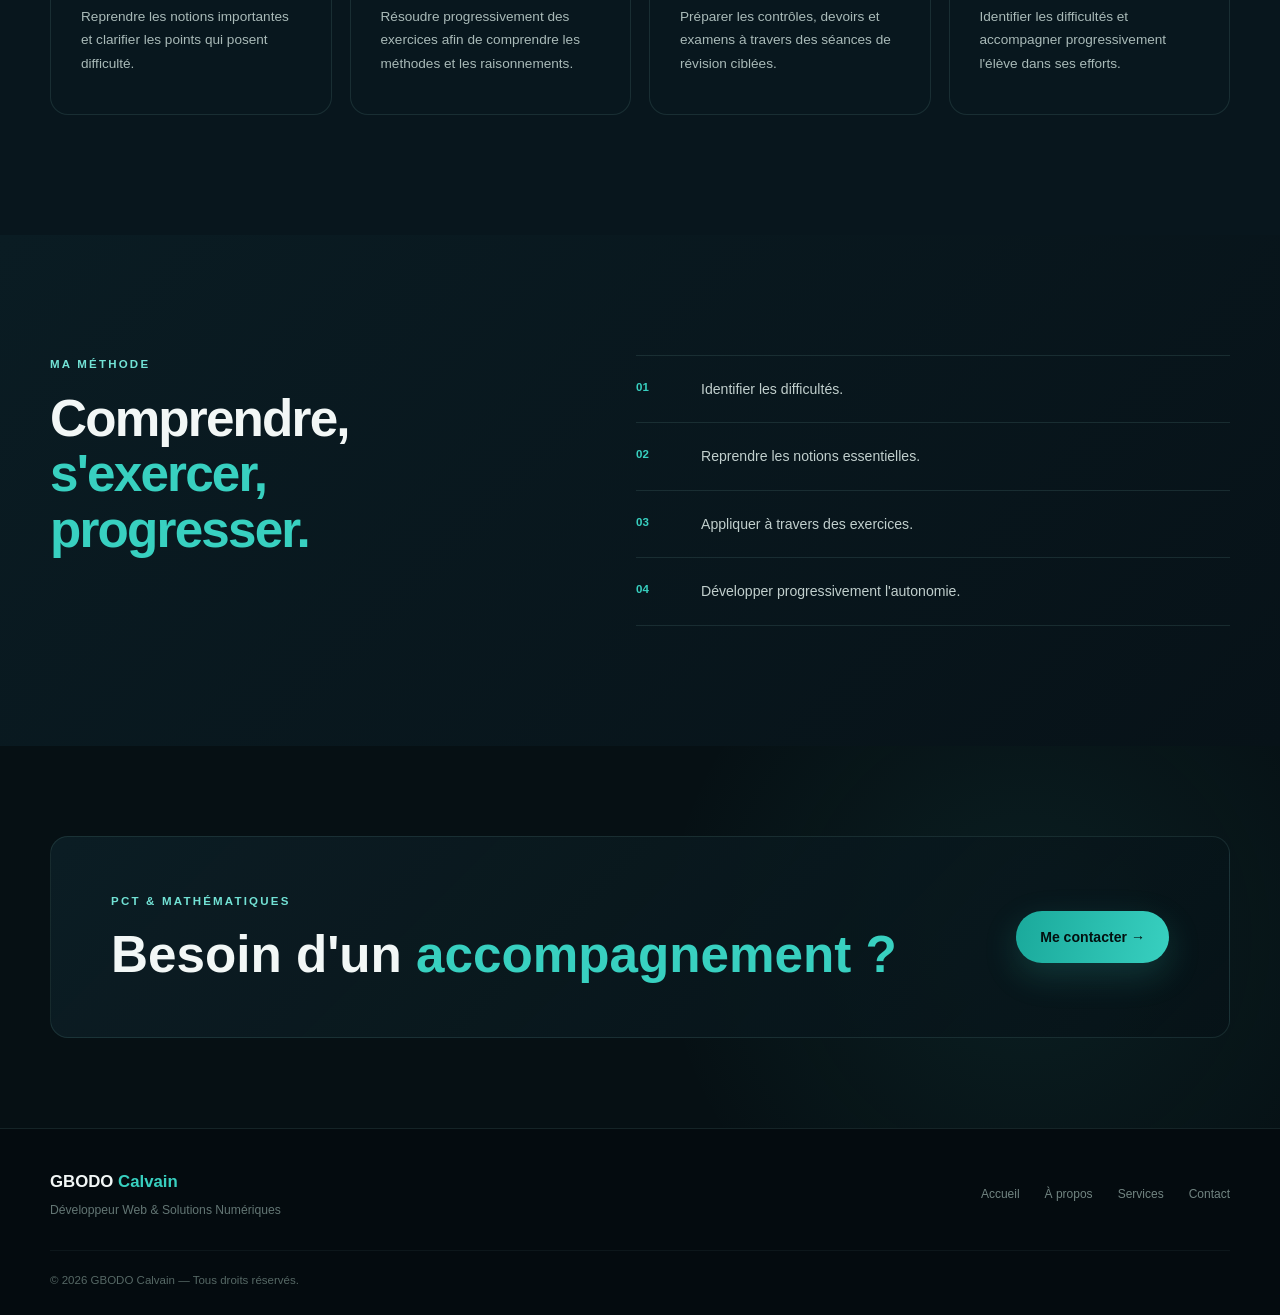
<file: pages/pct-mathematiques.html>
<!DOCTYPE html>

<html lang="fr">

<head> <meta charset="UTF-8"> <meta name="viewport" content="width=device-width, initial-scale=1.0">

<meta name="description"
    content="Répétition et accompagnement en PCT et mathématiques avec GBODO Calvain.">

<title>PCT & Mathématiques — GBODO Calvain</title>

<link rel="stylesheet" href="../assets/css/style.css">

</head>

<body>

<header class="header">

<nav class="navbar">

    <a href="../index.html" class="logo">
        <span class="logo-main">GBODO</span>
        <span class="logo-accent">Calvain</span>
    </a>

    <button class="menu-toggle"
            type="button"
            aria-label="Ouvrir le menu"
            aria-expanded="false">
        <span></span>
        <span></span>
        <span></span>
    </button>

    <ul class="nav-links">
        <li><a href="../index.html">Accueil</a></li>
        <li><a href="a-propos.html">À propos</a></li>
        <li><a href="services.html">Services</a></li>
        <li><a href="accompagnement.html">Accompagnement</a></li>
        <li><a href="pct-mathematiques.html" class="active">PCT & Mathématiques</a></li>
        <li><a href="contact.html">Contact</a></li>
    </ul>

</nav>

</header>

<main>

<section class="page-hero education-page-hero">

    <div class="page-hero-overlay"></div>

    <div class="container page-hero-content">

        <p class="section-label">PCT & MATHÉMATIQUES</p>

        <h1>
            Comprendre les notions,
            <span>progresser durablement.</span>
        </h1>

        <p>
            Répétition, encadrement et accompagnement scolaire en
            PCT et mathématiques avec une approche centrée sur
            la compréhension et la pratique.
        </p>

    </div>

</section>


<section class="section education-introduction">

    <div class="container education-professional-grid">

        <div>

            <p class="section-label">ACCOMPAGNEMENT SCOLAIRE</p>

            <h2>
                Plus qu'une correction :
                <span>comprendre le raisonnement.</span>
            </h2>

        </div>

        <div class="education-intro-content">

            <p>
                L'objectif des séances est d'aider l'élève à comprendre
                les notions étudiées, à identifier ses difficultés et
                à progresser progressivement.
            </p>

            <p>
                Les explications sont adaptées au niveau de l'élève
                et peuvent être accompagnées d'exercices d'application
                et de méthodes de résolution.
            </p>

        </div>

    </div>

</section>


<section class="education-offers section">

    <div class="container">

        <div class="section-heading">

            <div>
                <p class="section-label">CE QUE JE PROPOSE</p>

                <h2>
                    Un accompagnement
                    <span>structuré.</span>
                </h2>
            </div>

        </div>


        <div class="education-offer-grid">

            <article class="education-offer-card">

                <span>01</span>

                <h3>Révision des notions</h3>

                <p>
                    Reprendre les notions importantes et clarifier
                    les points qui posent difficulté.
                </p>

            </article>


            <article class="education-offer-card">

                <span>02</span>

                <h3>Exercices guidés</h3>

                <p>
                    Résoudre progressivement des exercices afin de
                    comprendre les méthodes et les raisonnements.
                </p>

            </article>


            <article class="education-offer-card">

                <span>03</span>

                <h3>Préparation</h3>

                <p>
                    Préparer les contrôles, devoirs et examens à travers
                    des séances de révision ciblées.
                </p>

            </article>


            <article class="education-offer-card">

                <span>04</span>

                <h3>Suivi</h3>

                <p>
                    Identifier les difficultés et accompagner
                    progressivement l'élève dans ses efforts.
                </p>

            </article>

        </div>

    </div>

</section>


<section class="education-method section">

    <div class="container education-method-grid">

        <div>

            <p class="section-label">MA MÉTHODE</p>

            <h2>
                Comprendre,
                <span>s'exercer, progresser.</span>
            </h2>

        </div>

        <div class="education-method-list">

            <div>
                <span>01</span>
                <p>Identifier les difficultés.</p>
            </div>

            <div>
                <span>02</span>
                <p>Reprendre les notions essentielles.</p>
            </div>

            <div>
                <span>03</span>
                <p>Appliquer à travers des exercices.</p>
            </div>

            <div>
                <span>04</span>
                <p>Développer progressivement l'autonomie.</p>
            </div>

        </div>

    </div>

</section>


<section class="page-cta">

    <div class="container page-cta-container">

        <div>

            <p class="section-label">PCT & MATHÉMATIQUES</p>

            <h2>
                Besoin d'un
                <span>accompagnement ?</span>
            </h2>

        </div>

        <a href="contact.html" class="btn btn-primary">
            Me contacter →
        </a>

    </div>

</section>

</main>

<footer class="footer">

<div class="container">

    <div class="footer-content">

        <div>
            <a href="../index.html" class="footer-logo">
                GBODO <span>Calvain</span>
            </a>
            <p>Développeur Web & Solutions Numériques</p>
        </div>

        <div class="footer-links">
            <a href="../index.html">Accueil</a>
            <a href="a-propos.html">À propos</a>
            <a href="services.html">Services</a>
            <a href="contact.html">Contact</a>
        </div>

    </div>

    <div class="footer-bottom">
        <p>© 2026 GBODO Calvain — Tous droits réservés.</p>
    </div>

</div>

</footer>

<script src="../assets/js/script.js"></script>

</body>

</html>
</file>
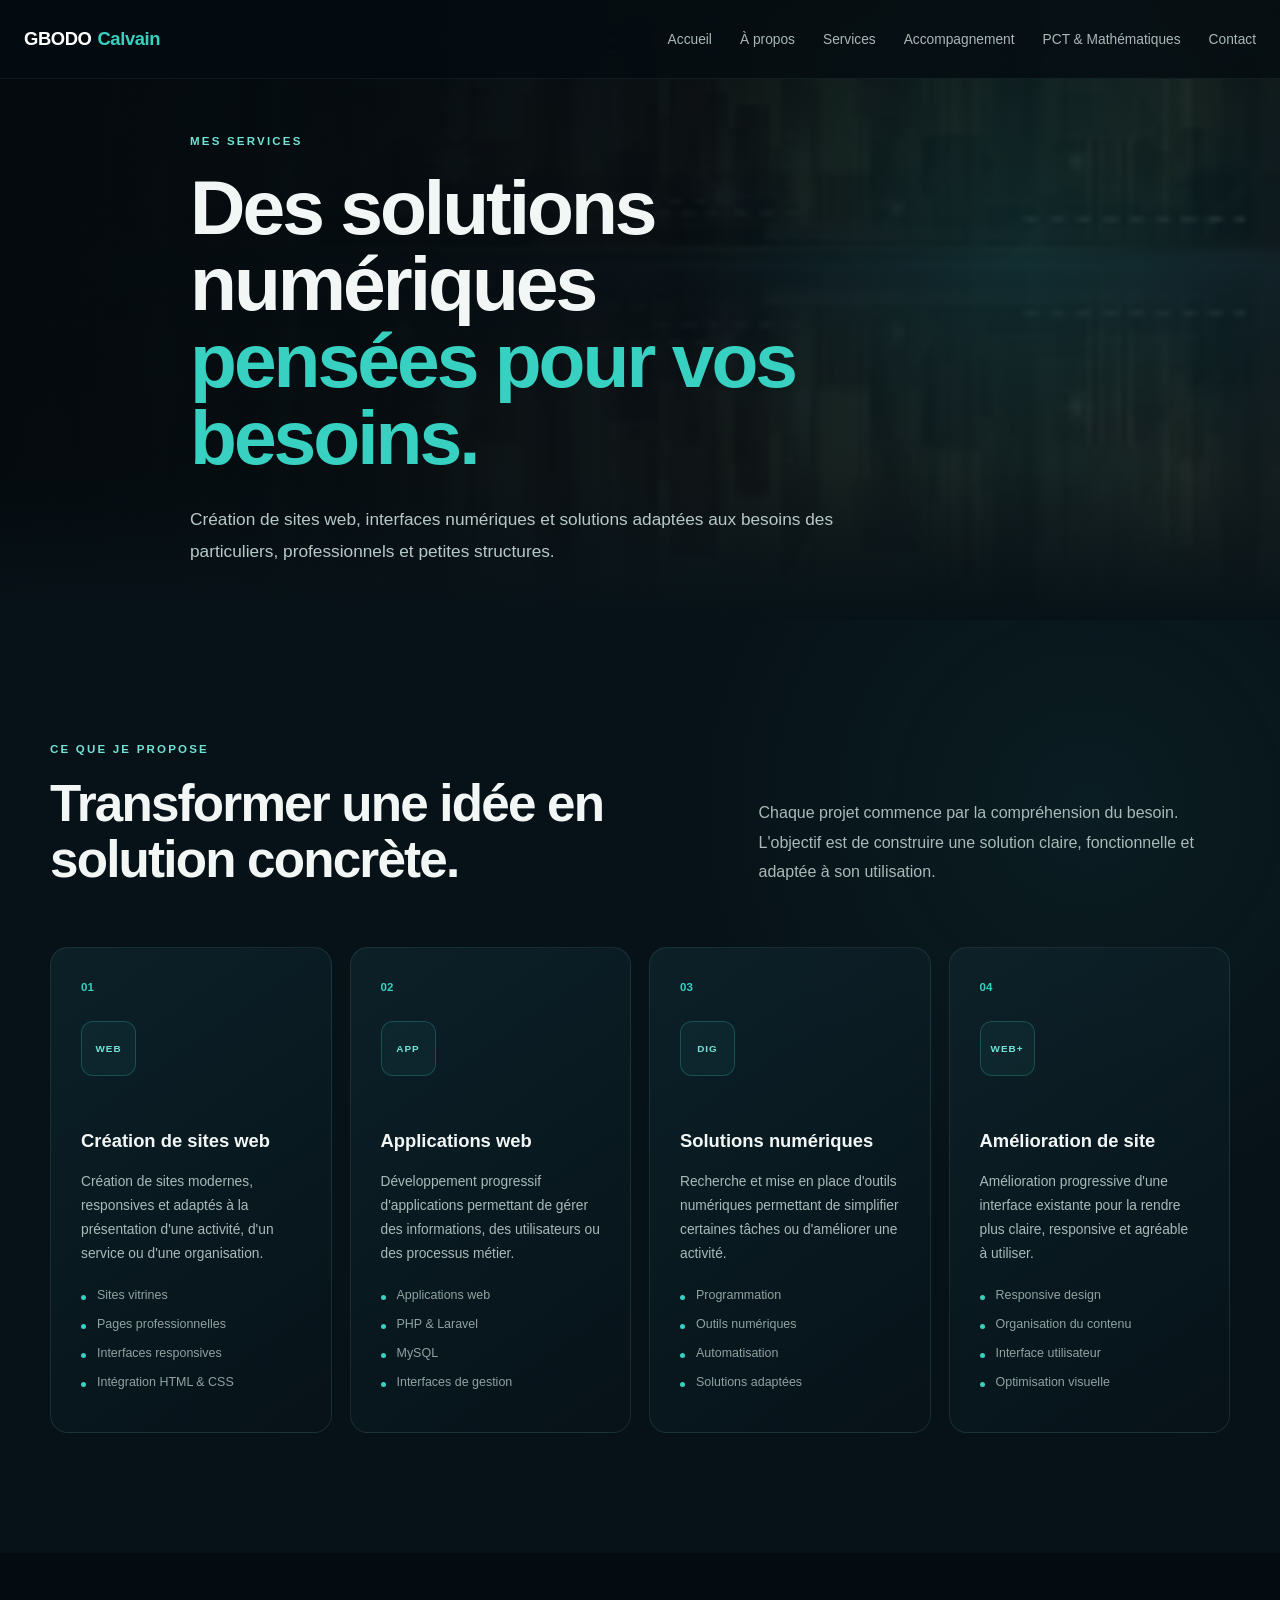
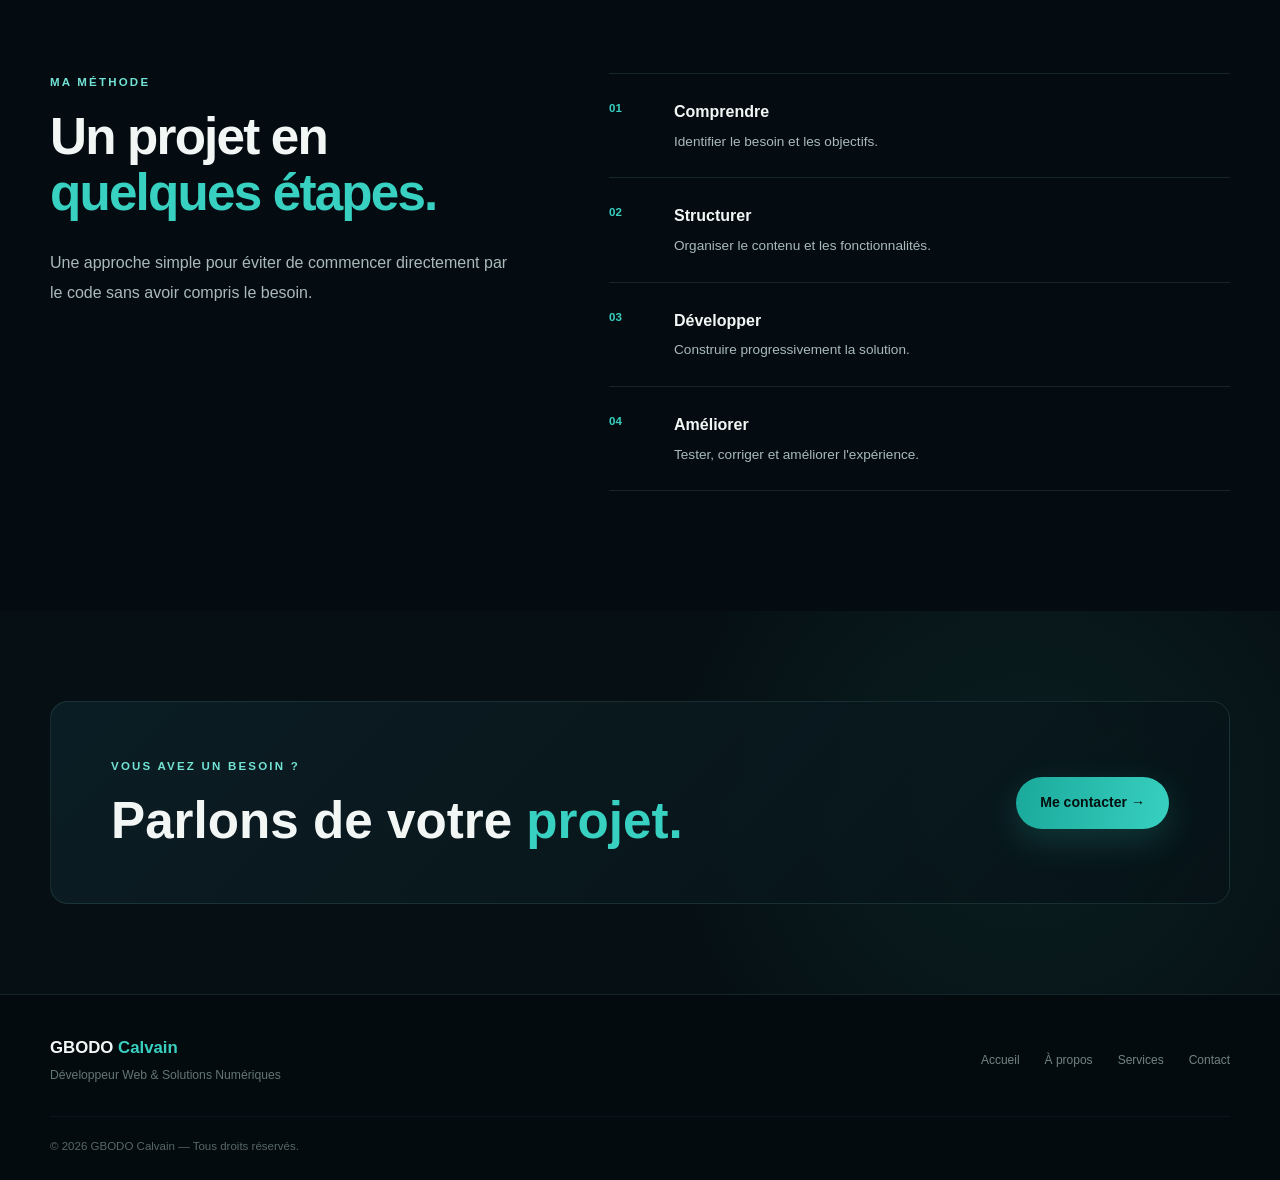
<file: pages/services.html>
<!DOCTYPE html>

<html lang="fr">

<head> <meta charset="UTF-8"> <meta name="viewport" content="width=device-width, initial-scale=1.0">

<meta name="description"
    content="Services de développement web et solutions numériques proposés par GBODO Calvain.">

<title>Services — GBODO Calvain</title>

<link rel="stylesheet" href="../assets/css/style.css">

</head>

<body>

<header class="header">

<nav class="navbar">

    <a href="../index.html" class="logo">
        <span class="logo-main">GBODO</span>
        <span class="logo-accent">Calvain</span>
    </a>

    <button class="menu-toggle"
            type="button"
            aria-label="Ouvrir le menu"
            aria-expanded="false">
        <span></span>
        <span></span>
        <span></span>
    </button>

    <ul class="nav-links">
        <li><a href="../index.html">Accueil</a></li>
        <li><a href="a-propos.html">À propos</a></li>
        <li><a href="services.html" class="active">Services</a></li>
        <li><a href="accompagnement.html">Accompagnement</a></li>
        <li><a href="pct-mathematiques.html">PCT & Mathématiques</a></li>
        <li><a href="contact.html">Contact</a></li>
    </ul>

</nav>

</header>

<main>

<section class="page-hero service-page-hero">

    <div class="page-hero-overlay"></div>

    <div class="container page-hero-content">

        <p class="section-label">MES SERVICES</p>

        <h1>
            Des solutions numériques
            <span>pensées pour vos besoins.</span>
        </h1>

        <p>
            Création de sites web, interfaces numériques et solutions
            adaptées aux besoins des particuliers, professionnels et
            petites structures.
        </p>

    </div>

</section>


<section class="section services-main-page">

    <div class="container">

        <div class="section-heading">

            <div>
                <p class="section-label">CE QUE JE PROPOSE</p>

                <h2>
                    Transformer une idée
                    <span>en solution concrète.</span>
                </h2>
            </div>

            <p>
                Chaque projet commence par la compréhension du besoin.
                L'objectif est de construire une solution claire,
                fonctionnelle et adaptée à son utilisation.
            </p>

        </div>


        <div class="professional-services-grid">

            <article class="professional-service-card">

                <span class="professional-service-number">01</span>

                <div class="professional-service-icon">WEB</div>

                <h3>Création de sites web</h3>

                <p>
                    Création de sites modernes, responsives et adaptés
                    à la présentation d'une activité, d'un service
                    ou d'une organisation.
                </p>

                <ul>
                    <li>Sites vitrines</li>
                    <li>Pages professionnelles</li>
                    <li>Interfaces responsives</li>
                    <li>Intégration HTML & CSS</li>
                </ul>

            </article>


            <article class="professional-service-card">

                <span class="professional-service-number">02</span>

                <div class="professional-service-icon">APP</div>

                <h3>Applications web</h3>

                <p>
                    Développement progressif d'applications permettant
                    de gérer des informations, des utilisateurs ou
                    des processus métier.
                </p>

                <ul>
                    <li>Applications web</li>
                    <li>PHP & Laravel</li>
                    <li>MySQL</li>
                    <li>Interfaces de gestion</li>
                </ul>

            </article>


            <article class="professional-service-card">

                <span class="professional-service-number">03</span>

                <div class="professional-service-icon">DIG</div>

                <h3>Solutions numériques</h3>

                <p>
                    Recherche et mise en place d'outils numériques
                    permettant de simplifier certaines tâches
                    ou d'améliorer une activité.
                </p>

                <ul>
                    <li>Programmation</li>
                    <li>Outils numériques</li>
                    <li>Automatisation</li>
                    <li>Solutions adaptées</li>
                </ul>

            </article>


            <article class="professional-service-card">

                <span class="professional-service-number">04</span>

                <div class="professional-service-icon">WEB+</div>

                <h3>Amélioration de site</h3>

                <p>
                    Amélioration progressive d'une interface existante
                    pour la rendre plus claire, responsive et agréable
                    à utiliser.
                </p>

                <ul>
                    <li>Responsive design</li>
                    <li>Organisation du contenu</li>
                    <li>Interface utilisateur</li>
                    <li>Optimisation visuelle</li>
                </ul>

            </article>

        </div>

    </div>

</section>


<section class="service-process section">

    <div class="container service-process-grid">

        <div>

            <p class="section-label">MA MÉTHODE</p>

            <h2>
                Un projet en
                <span>quelques étapes.</span>
            </h2>

            <p class="service-process-intro">
                Une approche simple pour éviter de commencer directement
                par le code sans avoir compris le besoin.
            </p>

        </div>


        <div class="service-process-list">

            <div class="service-process-item">
                <span>01</span>
                <div>
                    <h3>Comprendre</h3>
                    <p>Identifier le besoin et les objectifs.</p>
                </div>
            </div>

            <div class="service-process-item">
                <span>02</span>
                <div>
                    <h3>Structurer</h3>
                    <p>Organiser le contenu et les fonctionnalités.</p>
                </div>
            </div>

            <div class="service-process-item">
                <span>03</span>
                <div>
                    <h3>Développer</h3>
                    <p>Construire progressivement la solution.</p>
                </div>
            </div>

            <div class="service-process-item">
                <span>04</span>
                <div>
                    <h3>Améliorer</h3>
                    <p>Tester, corriger et améliorer l'expérience.</p>
                </div>
            </div>

        </div>

    </div>

</section>


<section class="page-cta">

    <div class="container page-cta-container">

        <div>
            <p class="section-label">VOUS AVEZ UN BESOIN ?</p>

            <h2>
                Parlons de votre
                <span>projet.</span>
            </h2>
        </div>

        <a href="contact.html" class="btn btn-primary">
            Me contacter →
        </a>

    </div>

</section>

</main>

<footer class="footer">

<div class="container">

    <div class="footer-content">

        <div>
            <a href="../index.html" class="footer-logo">
                GBODO <span>Calvain</span>
            </a>

            <p>Développeur Web & Solutions Numériques</p>
        </div>

        <div class="footer-links">
            <a href="../index.html">Accueil</a>
            <a href="a-propos.html">À propos</a>
            <a href="services.html">Services</a>
            <a href="contact.html">Contact</a>
        </div>

    </div>

    <div class="footer-bottom">
        <p>© 2026 GBODO Calvain — Tous droits réservés.</p>
    </div>

</div>

</footer>

<script src="../assets/js/script.js"></script>

</body>
</html>
</file>
<file: assets/css/style.css>
/* =========================================================
   VARIABLES
========================================================= */

:root {

    --bg-main: #071218;
    --bg-dark: #050c11;
    --bg-secondary: #0b1820;
    --bg-card: rgba(13, 29, 37, 0.78);

    --accent: #38d0c0;
    --accent-light: #72e2d5;
    --accent-dark: #1aa99b;

    --text-main: #f2f7f6;
    --text-secondary: #a9bab8;
    --text-muted: #718380;

    --border: rgba(112, 166, 161, 0.16);
    --border-hover: rgba(56, 208, 192, 0.55);

    --container: 1180px;

    --radius-small: 10px;
    --radius-medium: 18px;

    --transition: 0.3s ease;
}


/* =========================================================
   RESET
========================================================= */

* {
    margin: 0;
    padding: 0;
    box-sizing: border-box;
}


html {
    scroll-behavior: smooth;
}


body {
    font-family:
        Inter,
        "Segoe UI",
        Roboto,
        Arial,
        sans-serif;

    background: var(--bg-main);
    color: var(--text-main);

    line-height: 1.6;

    overflow-x: hidden;
}


body::-webkit-scrollbar {
    width: 8px;
}


body::-webkit-scrollbar-track {
    background: var(--bg-dark);
}


body::-webkit-scrollbar-thumb {
    background: #1a343a;
    border-radius: 20px;
}


a {
    color: inherit;
    text-decoration: none;
}


ul {
    list-style: none;
}


button {
    font: inherit;
}


.container {
    width: min(
        calc(100% - 48px),
        var(--container)
    );

    margin: 0 auto;
}


/* =========================================================
   HEADER
========================================================= */

.header {
    position: fixed;

    top: 0;
    left: 0;

    width: 100%;

    z-index: 1000;

    background: rgba(5, 12, 17, 0.78);

    border-bottom: 1px solid
        rgba(116, 170, 165, 0.10);

    backdrop-filter: blur(18px);
}


.navbar {
    width: min(
        calc(100% - 48px),
        1280px
    );

    min-height: 78px;

    margin: 0 auto;

    display: flex;

    align-items: center;

    justify-content: space-between;

    gap: 30px;
}


/* =========================================================
   LOGO
========================================================= */

.logo {
    display: flex;

    align-items: center;

    gap: 6px;

    font-size: 1.15rem;

    font-weight: 800;

    letter-spacing: -0.4px;

    white-space: nowrap;
}


.logo-main {
    color: white;
}


.logo-accent {
    color: var(--accent);
}


/* =========================================================
   NAVIGATION
========================================================= */

.nav-links {
    display: flex;

    align-items: center;

    gap: 28px;
}


.nav-links a {
    position: relative;

    color: #a9b8b7;

    font-size: 0.86rem;

    transition: var(--transition);
}


.nav-links a:hover,
.nav-links a.active {
    color: white;
}


.nav-links a::after {
    content: "";

    position: absolute;

    left: 0;
    bottom: -9px;

    width: 0;

    height: 2px;

    background: var(--accent);

    transition: var(--transition);
}


.nav-links a:hover::after,
.nav-links a.active::after {
    width: 100%;
}


/* =========================================================
   MENU MOBILE
========================================================= */

.menu-toggle {
    display: none;

    width: 44px;
    height: 44px;

    border: 1px solid var(--border);

    border-radius: 10px;

    background: rgba(10, 25, 31, 0.75);

    cursor: pointer;

    flex-direction: column;

    justify-content: center;

    align-items: center;

    gap: 5px;
}


.menu-toggle span {
    width: 20px;
    height: 2px;

    background: white;

    transition: var(--transition);
}


/* =========================================================
   HERO
========================================================= */

.hero {
    position: relative;

    min-height: 760px;

    display: flex;

    align-items: center;

    background-image:
        url("../images/hero.png");

    background-size: cover;

    background-position: center;

    background-repeat: no-repeat;

    isolation: isolate;
}


/*
   L'image reste réellement visible derrière le contenu.
   Le dégradé sert uniquement à rendre le texte lisible.
*/

.hero-overlay {
    position: absolute;

    inset: 0;

    z-index: -1;

    background:
        linear-gradient(
            90deg,
            rgba(4, 10, 14, 0.97) 0%,
            rgba(4, 10, 14, 0.86) 38%,
            rgba(4, 10, 14, 0.58) 68%,
            rgba(4, 10, 14, 0.30) 100%
        );
}


.hero::after {
    content: "";

    position: absolute;

    left: 0;
    right: 0;
    bottom: 0;

    height: 150px;

    background:
        linear-gradient(
            to bottom,
            transparent,
            var(--bg-main)
        );

    z-index: -1;
}


.hero-container {
    padding-top: 90px;
}


.hero-content {
    max-width: 760px;
}


.hero-kicker {
    margin-bottom: 24px;

    color: var(--accent-light);

    font-size: 0.72rem;

    font-weight: 700;

    letter-spacing: 2.4px;
}


.hero h1 {
    font-size: clamp(
        3.3rem,
        7vw,
        6.2rem
    );

    line-height: 0.98;

    letter-spacing: -4px;

    font-weight: 800;

    margin-bottom: 24px;
}


.hero h1 span {
    display: block;

    color: var(--accent);
}


.hero-description {
    max-width: 670px;

    color: #c0cfcd;

    font-size: 1.08rem;

    line-height: 1.85;

    margin-bottom: 34px;
}


.hero-actions {
    display: flex;

    align-items: center;

    gap: 14px;

    margin-bottom: 40px;
}


/* =========================================================
   BUTTONS
========================================================= */

.btn {
    min-height: 52px;

    padding: 0 24px;

    display: inline-flex;

    align-items: center;

    justify-content: center;

    gap: 12px;

    border-radius: 999px;

    font-weight: 700;

    font-size: 0.88rem;

    transition:
        transform var(--transition),
        box-shadow var(--transition),
        background var(--transition);
}


.btn:hover {
    transform: translateY(-3px);
}


.btn-primary {
    background:
        linear-gradient(
            100deg,
            var(--accent-dark),
            var(--accent)
        );

    color: #03100f;

    box-shadow:
        0 12px 35px
        rgba(56, 208, 192, 0.18);
}


.btn-primary:hover {
    box-shadow:
        0 16px 42px
        rgba(56, 208, 192, 0.30);
}


.btn-outline {
    border: 1px solid
        rgba(139, 186, 181, 0.45);

    color: white;

    background:
        rgba(5, 15, 19, 0.35);
}


.btn-outline:hover {
    border-color: var(--accent);

    background:
        rgba(56, 208, 192, 0.08);
}


/* =========================================================
   HERO POINTS
========================================================= */

.hero-points {
    display: flex;

    flex-wrap: wrap;

    gap: 12px 25px;
}


.hero-points span {
    position: relative;

    padding-left: 15px;

    color: #a3b4b2;

    font-size: 0.82rem;
}


.hero-points span::before {
    content: "";

    position: absolute;

    left: 0;
    top: 50%;

    width: 5px;
    height: 5px;

    border-radius: 50%;

    background: var(--accent);

    transform: translateY(-50%);
}


/* =========================================================
   SECTIONS
========================================================= */

.section {
    padding: 120px 0;
}


.section-label {
    margin-bottom: 18px;

    color: var(--accent-light);

    font-size: 0.72rem;

    font-weight: 700;

    letter-spacing: 2.2px;
}


.section-heading {
    display: grid;

    grid-template-columns: 1fr 0.75fr;

    gap: 80px;

    align-items: end;

    margin-bottom: 60px;
}


.section-heading h2,
.about-section h2,
.education-section h2,
.contact-section h2 {
    font-size: clamp(
        2rem,
        4vw,
        3.4rem
    );

    line-height: 1.08;

    letter-spacing: -1.8px;
}


.section-heading > p {
    color: var(--text-secondary);

    line-height: 1.85;
}


/* =========================================================
   ABOUT
========================================================= */

.about-section {
    background:
        radial-gradient(
            circle at 85% 30%,
            rgba(56, 208, 192, 0.07),
            transparent 30%
        ),
        var(--bg-main);
}


.about-grid {
    display: grid;

    grid-template-columns:
        0.9fr 1.1fr;

    gap: 100px;

    align-items: start;
}


.about-content > p {
    color: var(--text-secondary);

    line-height: 1.9;

    margin-bottom: 20px;
}


.about-content strong {
    color: white;
}


.about-values {
    margin-top: 38px;

    border-top: 1px solid var(--border);
}


.value-item {
    display: flex;

    gap: 25px;

    padding: 20px 0;

    border-bottom: 1px solid var(--border);
}


.value-number {
    color: var(--accent);

    font-size: 0.72rem;

    font-weight: 700;
}


.value-item div {
    display: flex;

    flex-direction: column;

    gap: 3px;
}


.value-item strong {
    font-size: 0.95rem;
}


.value-item span {
    color: var(--text-muted);

    font-size: 0.82rem;
}


/* =========================================================
   SERVICES
========================================================= */

.services-section {
    background:
        linear-gradient(
            180deg,
            #071218,
            #091820
        );
}


.services-grid {
    display: grid;

    grid-template-columns:
        repeat(4, 1fr);

    gap: 18px;
}


.service-card {
    min-height: 400px;

    padding: 30px;

    border: 1px solid var(--border);

    border-radius: var(--radius-medium);

    background:
        linear-gradient(
            145deg,
            rgba(14, 34, 42, 0.86),
            rgba(7, 19, 25, 0.82)
        );

    transition:
        transform var(--transition),
        border-color var(--transition),
        background var(--transition);
}


.service-card:hover {
    transform: translateY(-8px);

    border-color: var(--border-hover);

    background:
        linear-gradient(
            145deg,
            rgba(18, 46, 52, 0.96),
            rgba(8, 24, 29, 0.94)
        );
}


.service-number {
    color: var(--accent);

    font-size: 0.75rem;

    font-weight: 700;

    margin-bottom: 25px;
}


.service-icon {
    width: 52px;
    height: 52px;

    display: flex;

    align-items: center;
    justify-content: center;

    margin-bottom: 50px;

    border: 1px solid
        rgba(56, 208, 192, 0.25);

    border-radius: 12px;

    color: var(--accent-light);

    font-size: 0.65rem;

    font-weight: 800;

    letter-spacing: 1px;

    background:
        rgba(56, 208, 192, 0.05);
}


.service-card h3 {
    font-size: 1.18rem;

    margin-bottom: 14px;
}


.service-card p {
    color: var(--text-secondary);

    font-size: 0.89rem;

    line-height: 1.75;

    margin-bottom: 22px;
}


.service-card li {
    position: relative;

    padding-left: 17px;

    color: #8fa3a1;

    font-size: 0.8rem;

    margin: 9px 0;
}


.service-card li::before {
    content: "";

    position: absolute;

    left: 0;
    top: 9px;

    width: 5px;
    height: 5px;

    border-radius: 50%;

    background: var(--accent);
}


.services-bottom {
    display: flex;

    justify-content: center;

    align-items: center;

    gap: 20px;

    margin-top: 55px;

    color: var(--text-muted);

    font-size: 0.9rem;
}


.text-link {
    color: var(--accent-light);

    font-weight: 700;

    transition: var(--transition);
}


.text-link:hover {
    color: white;
}


/* =========================================================
   ACCOMPAGNEMENT
========================================================= */

.accompaniment-section {
    background: var(--bg-dark);
}


.accompaniment-grid {
    display: grid;

    grid-template-columns:
        repeat(4, 1fr);

    gap: 18px;
}


.accompaniment-card {
    min-height: 310px;

    padding: 32px;

    border-top: 1px solid
        rgba(56, 208, 192, 0.28);

    background:
        rgba(10, 25, 31, 0.60);

    transition: var(--transition);
}


.accompaniment-card:hover {
    transform: translateY(-6px);

    background:
        rgba(14, 35, 42, 0.85);
}


.card-index {
    display: block;

    margin-bottom: 48px;

    color: var(--accent);

    font-size: 0.74rem;

    font-weight: 700;
}


.accompaniment-card h3 {
    font-size: 1.15rem;

    margin-bottom: 15px;
}


.accompaniment-card p {
    color: var(--text-secondary);

    font-size: 0.89rem;

    line-height: 1.75;

    margin-bottom: 25px;
}


.card-tech {
    color: #6e8583;

    font-size: 0.74rem;
}


/* =========================================================
   PCT & MATHÉMATIQUES
========================================================= */

.education-section {
    background:
        linear-gradient(
            135deg,
            #0a1c23,
            #071218
        );
}


.education-grid {
    display: grid;

    grid-template-columns:
        0.9fr 1.1fr;

    gap: 100px;
}


.large-text {
    margin-top: 28px;

    color: var(--text-secondary);

    font-size: 1.08rem;

    line-height: 1.85;

    max-width: 480px;
}


.education-details > p {
    color: var(--text-secondary);

    line-height: 1.85;

    margin-bottom: 35px;
}


.education-list {
    border-top: 1px solid var(--border);

    margin-bottom: 35px;
}


.education-list div {
    display: flex;

    align-items: center;

    gap: 25px;

    padding: 18px 0;

    border-bottom: 1px solid var(--border);

    color: #c4d1cf;
}


.education-list span {
    color: var(--accent);

    font-size: 0.74rem;

    font-weight: 700;

    min-width: 25px;
}


.education-list p {
    font-size: 0.88rem;
}


.education-button {
    margin-top: 5px;
}


/* =========================================================
   CONTACT
========================================================= */

.contact-section {
    padding: 120px 0;

    background:
        radial-gradient(
            circle at 20% 30%,
            rgba(56, 208, 192, 0.08),
            transparent 30%
        ),
        #061014;
}


.contact-container {
    display: grid;

    grid-template-columns:
        1fr 1fr;

    gap: 100px;

    align-items: center;
}


.contact-intro > p:not(.section-label) {
    max-width: 540px;

    margin-top: 25px;

    color: var(--text-secondary);

    line-height: 1.85;
}


.contact-actions {
    border-top: 1px solid var(--border);
}


.contact-item {
    min-height: 105px;

    padding: 20px 0;

    border-bottom: 1px solid var(--border);

    display: flex;

    flex-direction: column;

    justify-content: center;

    transition: var(--transition);
}


.contact-item:hover {
    padding-left: 15px;
}


.contact-item span {
    color: var(--text-muted);

    font-size: 0.69rem;

    text-transform: uppercase;

    letter-spacing: 1.4px;

    margin-bottom: 4px;
}


.contact-item strong {
    color: white;

    font-size: 0.94rem;
}


.contact-item small {
    color: var(--accent-light);

    font-size: 0.72rem;

    margin-top: 5px;
}


/* =========================================================
   FOOTER
========================================================= */

.footer {
    padding: 40px 0 25px;

    background: #040b0f;

    border-top: 1px solid var(--border);
}


.footer-content {
    display: flex;

    justify-content: space-between;

    align-items: center;

    gap: 30px;
}


.footer-logo {
    font-size: 1.05rem;

    font-weight: 800;
}


.footer-logo span {
    color: var(--accent);
}


.footer-content p {
    color: #637674;

    font-size: 0.76rem;

    margin-top: 5px;
}


.footer-links {
    display: flex;

    gap: 25px;
}


.footer-links a {
    color: #718481;

    font-size: 0.75rem;

    transition: var(--transition);
}


.footer-links a:hover {
    color: var(--accent);
}


.footer-bottom {
    margin-top: 30px;

    padding-top: 20px;

    border-top: 1px solid
        rgba(112, 166, 161, 0.08);
}


.footer-bottom p {
    color: #566865;

    font-size: 0.72rem;
}


/* =========================================================
   TABLETTE
========================================================= */

@media (max-width: 1050px) {

    .nav-links {
        gap: 17px;
    }


    .nav-links a {
        font-size: 0.77rem;
    }


    .services-grid,
    .accompaniment-grid {
        grid-template-columns:
            repeat(2, 1fr);
    }


    .section-heading {
        grid-template-columns:
            1fr;

        gap: 25px;
    }


    .about-grid,
    .education-grid,
    .contact-container {
        grid-template-columns:
            1fr;

        gap: 55px;
    }

}


/* =========================================================
   MOBILE
========================================================= */

@media (max-width: 780px) {

    .container,
    .navbar {
        width: min(
            calc(100% - 32px),
            var(--container)
        );
    }


    .navbar {
        min-height: 70px;
    }


    .menu-toggle {
        display: flex;
    }


    .nav-links {
        position: absolute;

        top: 70px;

        left: 16px;
        right: 16px;

        display: none;

        flex-direction: column;

        align-items: stretch;

        gap: 0;

        padding: 12px;

        border: 1px solid var(--border);

        border-radius: 15px;

        background:
            rgba(4, 12, 17, 0.98);

        backdrop-filter: blur(20px);
    }


    .nav-links.open {
        display: flex;
    }


    .nav-links li {
        width: 100%;
    }


    .nav-links a {
        display: block;

        padding: 13px 12px;

        font-size: 0.88rem;
    }


    .nav-links a::after {
        display: none;
    }


    .hero {
        min-height: 720px;

        background-position: 63% center;
    }


    .hero-overlay {
        background:
            linear-gradient(
                90deg,
                rgba(4, 10, 14, 0.97),
                rgba(4, 10, 14, 0.80)
            );
    }


    .hero h1 {
        font-size: clamp(
            3rem,
            14vw,
            4.6rem
        );

        letter-spacing: -2.5px;
    }


    .hero-description {
        font-size: 0.98rem;
    }


    .hero-actions {
        flex-direction: column;

        align-items: stretch;
    }


    .btn {
        width: 100%;
    }


    .hero-points {
        flex-direction: column;

        gap: 9px;
    }


    .section {
        padding: 85px 0;
    }


    .services-grid,
    .accompaniment-grid {
        grid-template-columns:
            1fr;
    }


    .service-card {
        min-height: auto;
    }


    .services-bottom {
        flex-direction: column;

        text-align: center;

        gap: 10px;
    }


    .footer-content {
        flex-direction: column;

        align-items: flex-start;
    }


    .footer-links {
        flex-wrap: wrap;
    }

}


/* =========================================================
   PETITS ÉCRANS
========================================================= */

@media (max-width: 430px) {

    .logo {
        font-size: 1rem;
    }


    .hero {
        min-height: 680px;
    }


    .hero-kicker {
        font-size: 0.61rem;

        letter-spacing: 1.4px;
    }


    .hero h1 {
        font-size: 2.8rem;
    }


    .section-heading h2,
    .about-section h2,
    .education-section h2,
    .contact-section h2 {
        font-size: 2rem;
    }


    .service-card,
    .accompaniment-card {
        padding: 25px;
    }

}

/* =========================================================
PAGE À PROPOS — DESIGN PROFESSIONNEL
========================================================= */

/* PAGE HERO */

.page-hero {
position: relative;
min-height: 620px;
display: flex;
align-items: center;
overflow: hidden;
isolation: isolate;
background:
linear-gradient(
135deg,
rgba(5, 14, 19, 0.98),
rgba(7, 25, 31, 0.78)
),
url("../images/hero.png") center / cover no-repeat;
}

.page-hero-overlay {
position: absolute;
inset: 0;
z-index: -1;
background:
radial-gradient(
circle at 80% 40%,
rgba(56, 208, 192, 0.12),
transparent 32%
),
linear-gradient(
90deg,
rgba(4, 10, 14, 0.96),
rgba(4, 10, 14, 0.62),
rgba(4, 10, 14, 0.35)
);
}

.page-hero::after {
content: "";
position: absolute;
left: 0;
right: 0;
bottom: 0;
height: 150px;
background: linear-gradient(
to bottom,
transparent,
var(--bg-main)
);
z-index: -1;
}

.page-hero-content {
padding-top: 80px;
max-width: 900px;
}

.page-hero-content h1 {
max-width: 850px;
margin-bottom: 28px;
font-size: clamp(3rem, 6vw, 5.5rem);
line-height: 1;
letter-spacing: -3px;
}

.page-hero-content h1 span {
display: block;
color: var(--accent);
}

.page-hero-content > p:last-child {
max-width: 670px;
color: #b8c9c7;
font-size: 1.08rem;
line-height: 1.85;
}

/* INTRODUCTION */

.about-introduction {
background: var(--bg-main);
}

.about-introduction-grid {
display: grid;
grid-template-columns: 0.9fr 1.1fr;
gap: 100px;
align-items: start;
}

.about-intro-heading h2 {
max-width: 500px;
font-size: clamp(2.2rem, 4vw, 3.5rem);
line-height: 1.08;
letter-spacing: -2px;
}

.about-intro-heading h2 span {
color: var(--accent);
}

.about-intro-content {
max-width: 650px;
}

.about-intro-content p {
color: var(--text-secondary);
font-size: 1rem;
line-height: 1.9;
margin-bottom: 22px;
}

.about-intro-content strong {
color: white;
}

/* DOMAINES */

.about-domains {
background:
radial-gradient(
circle at 10% 20%,
rgba(56, 208, 192, 0.05),
transparent 30%
),
#08161d;
}

.about-domain-grid {
display: grid;
grid-template-columns: repeat(4, 1fr);
gap: 18px;
}

.about-domain-card {
min-height: 360px;
padding: 30px;
position: relative;
overflow: hidden;


border: 1px solid var(--border);
border-radius: var(--radius-medium);

background:
    linear-gradient(
        145deg,
        rgba(14, 34, 42, 0.88),
        rgba(7, 19, 25, 0.86)
    );

transition:
    transform var(--transition),
    border-color var(--transition),
    background var(--transition);

}

.about-domain-card::before {
content: "";
position: absolute;
width: 130px;
height: 130px;
top: -70px;
right: -70px;
border-radius: 50%;
background: rgba(56, 208, 192, 0.08);
transition: var(--transition);
}

.about-domain-card:hover {
transform: translateY(-8px);
border-color: var(--border-hover);
background:
linear-gradient(
145deg,
rgba(18, 46, 52, 0.96),
rgba(8, 24, 29, 0.94)
);
}

.about-domain-card:hover::before {
transform: scale(1.4);
}

.about-domain-number {
display: block;
margin-bottom: 28px;
color: var(--accent);
font-size: 0.72rem;
font-weight: 700;
}

.about-domain-icon {
width: 54px;
height: 54px;
margin-bottom: 55px;


display: flex;
align-items: center;
justify-content: center;

border: 1px solid rgba(56, 208, 192, 0.25);
border-radius: 12px;

background: rgba(56, 208, 192, 0.05);

color: var(--accent-light);
font-size: 0.65rem;
font-weight: 800;
letter-spacing: 1px;

}

.about-domain-card h3 {
margin-bottom: 14px;
font-size: 1.15rem;
}

.about-domain-card p {
margin-bottom: 22px;
color: var(--text-secondary);
font-size: 0.86rem;
line-height: 1.75;
}

.about-domain-tag {
color: #6f8583;
font-size: 0.7rem;
line-height: 1.5;
}

/* APPROCHE */

.about-approach {
background: var(--bg-dark);
}

.about-approach-grid {
display: grid;
grid-template-columns: 0.85fr 1.15fr;
gap: 100px;
align-items: start;
}

.about-approach-grid h2 {
max-width: 500px;
font-size: clamp(2.2rem, 4vw, 3.4rem);
line-height: 1.08;
letter-spacing: -1.8px;
}

.about-approach-grid h2 span {
color: var(--accent);
}

.about-approach-intro {
max-width: 460px;
margin-top: 28px;
color: var(--text-secondary);
font-size: 1rem;
line-height: 1.85;
}

.approach-list {
border-top: 1px solid var(--border);
}

.approach-item {
display: grid;
grid-template-columns: 50px 1fr;
gap: 25px;

padding: 25px 0;
border-bottom: 1px solid var(--border);

}

.approach-item > span {
color: var(--accent);
font-size: 0.72rem;
font-weight: 700;
}

.approach-item h3 {
margin-bottom: 7px;
font-size: 1rem;
}

.approach-item p {
max-width: 550px;
color: var(--text-secondary);
font-size: 0.86rem;
line-height: 1.7;
}

/* PARCOURS */

.about-background {
background:
linear-gradient(
135deg,
#0a1c23,
#071218
);
}

.about-timeline {
max-width: 900px;
margin-top: 20px;
border-top: 1px solid var(--border);
}

.timeline-item {
display: grid;
grid-template-columns: 70px 1fr;
gap: 30px;


padding: 35px 0;

border-bottom: 1px solid var(--border);

}

.timeline-number {
color: var(--accent);
font-size: 0.75rem;
font-weight: 700;
}

.timeline-period {
display: block;
margin-bottom: 8px;
color: var(--accent-light);
font-size: 0.72rem;
font-weight: 700;
letter-spacing: 1px;
}

.timeline-item h3 {
margin-bottom: 10px;
font-size: 1.2rem;
}

.timeline-item p {
max-width: 650px;
color: var(--text-secondary);
font-size: 0.88rem;
line-height: 1.75;
}

/* CTA */

.about-cta {
padding: 90px 0;
background:
radial-gradient(
circle at 80% 50%,
rgba(56, 208, 192, 0.09),
transparent 35%
),
#061014;
}

.about-cta-container {
display: flex;
align-items: center;
justify-content: space-between;
gap: 50px;

padding: 55px 60px;

border: 1px solid var(--border);
border-radius: var(--radius-medium);

background:
    linear-gradient(
        135deg,
        rgba(13, 32, 39, 0.85),
        rgba(6, 18, 23, 0.75)
    );

}

.about-cta h2 {
margin-top: 5px;
font-size: clamp(2rem, 4vw, 3.2rem);
line-height: 1.05;
letter-spacing: -1.5px;
}

.about-cta h2 span {
color: var(--accent);
}

.about-cta .btn {
flex-shrink: 0;
}

/* =========================================================
RESPONSIVE — TABLETTE
========================================================= */

@media (max-width: 1050px) {

.page-hero {
    min-height: 580px;
}

.about-introduction-grid,
.about-approach-grid {
    grid-template-columns: 1fr;
    gap: 55px;
}

.about-domain-grid {
    grid-template-columns: repeat(2, 1fr);
}

.about-cta-container {
    padding: 45px;
}


}

/* =========================================================
RESPONSIVE — MOBILE
========================================================= */

@media (max-width: 780px) {

.page-hero {
    min-height: 650px;
    background-position: 65% center;
}

.page-hero-content {
    padding-top: 75px;
}

.page-hero-content h1 {
    font-size: clamp(2.8rem, 13vw, 4.4rem);
    letter-spacing: -2px;
}

.page-hero-content > p:last-child {
    font-size: 0.96rem;
}


.about-introduction-grid,
.about-approach-grid {
    gap: 45px;
}

.about-domain-grid {
    grid-template-columns: 1fr;
}

.about-domain-card {
    min-height: auto;
}

.about-domain-icon {
    margin-bottom: 35px;
}


.approach-item {
    grid-template-columns: 38px 1fr;
    gap: 18px;
}


.timeline-item {
    grid-template-columns: 45px 1fr;
    gap: 18px;
    padding: 28px 0;
}


.about-cta {
    padding: 70px 0;
}

.about-cta-container {
    flex-direction: column;
    align-items: flex-start;
    padding: 35px 28px;
}

.about-cta .btn {
    width: 100%;
}

}

/* =========================================================
RESPONSIVE — PETITS TÉLÉPHONES
========================================================= */

@media (max-width: 430px) {

.page-hero {
    min-height: 610px;
}

.page-hero-content h1 {
    font-size: 2.7rem;
}

.about-intro-heading h2,
.about-approach-grid h2 {
    font-size: 2.1rem;
}

.about-domain-card {
    padding: 25px;
}

.timeline-item {
    grid-template-columns: 35px 1fr;
}

.about-cta-container {
    padding: 30px 22px;
}

}

/* =========================================================
SERVICES
========================================================= */

.services-main-page {
background:
radial-gradient(
circle at 85% 20%,
rgba(56, 208, 192, 0.06),
transparent 30%
),
var(--bg-main);
}

.professional-services-grid {
display: grid;
grid-template-columns: repeat(4, 1fr);
gap: 18px;
}

.professional-service-card {
min-height: 430px;
padding: 30px;

border: 1px solid var(--border);
border-radius: var(--radius-medium);

background:
    linear-gradient(
        145deg,
        rgba(14, 34, 42, .88),
        rgba(7, 19, 25, .86)
    );

transition:
    transform var(--transition),
    border-color var(--transition),
    background var(--transition);

}

.professional-service-card:hover {
transform: translateY(-8px);
border-color: var(--border-hover);
background:
linear-gradient(
145deg,
rgba(18, 46, 52, .96),
rgba(8, 24, 29, .94)
);
}

.professional-service-number {
display: block;
margin-bottom: 25px;
color: var(--accent);
font-size: .72rem;
font-weight: 700;
}

.professional-service-icon {
width: 55px;
height: 55px;
margin-bottom: 50px;

display: flex;
align-items: center;
justify-content: center;

border: 1px solid rgba(56, 208, 192, .25);
border-radius: 12px;

background: rgba(56, 208, 192, .05);

color: var(--accent-light);
font-size: .62rem;
font-weight: 800;
letter-spacing: 1px;


}

.professional-service-card h3 {
margin-bottom: 14px;
font-size: 1.15rem;
}

.professional-service-card p {
margin-bottom: 20px;
color: var(--text-secondary);
font-size: .86rem;
line-height: 1.75;
}

.professional-service-card li {
position: relative;
padding-left: 16px;
margin: 9px 0;


color: #8fa3a1;
font-size: .78rem;


}

.professional-service-card li::before {
content: "";
position: absolute;
left: 0;
top: 9px;


width: 5px;
height: 5px;
border-radius: 50%;

background: var(--accent);


}

/* PROCESSUS */

.service-process {
background: var(--bg-dark);
}

.service-process-grid {
display: grid;
grid-template-columns: .85fr 1.15fr;
gap: 100px;
}

.service-process-grid h2,
.accompagnement-method-grid h2,
.education-method-grid h2 {
max-width: 520px;
font-size: clamp(2.2rem, 4vw, 3.4rem);
line-height: 1.08;
letter-spacing: -1.8px;
}

.service-process-grid h2 span,
.accompagnement-method-grid h2 span,
.education-method-grid h2 span {
color: var(--accent);
}

.service-process-intro {
max-width: 470px;
margin-top: 28px;
color: var(--text-secondary);
line-height: 1.85;
}

.service-process-list {
border-top: 1px solid var(--border);
}

.service-process-item {
display: grid;
grid-template-columns: 45px 1fr;
gap: 20px;


padding: 25px 0;
border-bottom: 1px solid var(--border);


}

.service-process-item > span {
color: var(--accent);
font-size: .72rem;
font-weight: 700;
}

.service-process-item h3 {
margin-bottom: 6px;
font-size: 1rem;
}

.service-process-item p {
color: var(--text-secondary);
font-size: .85rem;
}

/* =========================================================
ACCOMPAGNEMENT
========================================================= */

.accompaniment-main {
background: var(--bg-main);
}

.accompaniment-professional-grid {
display: grid;
grid-template-columns: repeat(4, 1fr);
gap: 18px;
}

.accompaniment-professional-card {
min-height: 370px;
padding: 30px;


border-top: 1px solid rgba(56, 208, 192, .35);
border-left: 1px solid var(--border);
border-right: 1px solid var(--border);
border-bottom: 1px solid var(--border);

background: rgba(10, 25, 31, .60);

transition: var(--transition);


}

.accompaniment-professional-card:hover {
transform: translateY(-7px);
border-color: var(--border-hover);
background: rgba(14, 35, 42, .88);
}

.accompaniment-professional-card > span {
color: var(--accent);
font-size: .72rem;
font-weight: 700;
}

.accompaniment-card-symbol {
width: 55px;
height: 55px;
margin: 45px 0 35px;


display: flex;
align-items: center;
justify-content: center;

border: 1px solid rgba(56, 208, 192, .25);
border-radius: 12px;

background: rgba(56, 208, 192, .05);

color: var(--accent-light);
font-size: .62rem;
font-weight: 800;
letter-spacing: 1px;


}

.accompaniment-professional-card h3 {
margin-bottom: 14px;
font-size: 1.12rem;
}

.accompaniment-professional-card p {
margin-bottom: 25px;
color: var(--text-secondary);
font-size: .86rem;
line-height: 1.75;
}

.accompaniment-professional-card small {
color: #718583;
font-size: .7rem;
}

.accompagnement-method {
background: var(--bg-dark);
}

.accompagnement-method-grid {
display: grid;
grid-template-columns: .9fr 1.1fr;
gap: 100px;
}

.accompagnement-method-text {
border-left: 1px solid var(--border);
padding-left: 35px;
}

.accompagnement-method-text p {
margin-bottom: 25px;
color: var(--text-secondary);
line-height: 1.85;
}

/* =========================================================
PCT & MATHÉMATIQUES
========================================================= */

.education-introduction {
background: var(--bg-main);
}

.education-professional-grid {
display: grid;
grid-template-columns: .9fr 1.1fr;
gap: 100px;
}

.education-professional-grid h2 {
max-width: 560px;
font-size: clamp(2.2rem, 4vw, 3.5rem);
line-height: 1.08;
letter-spacing: -1.8px;
}

.education-professional-grid h2 span {
color: var(--accent);
}

.education-intro-content {
max-width: 650px;
}

.education-intro-content p {
margin-bottom: 22px;
color: var(--text-secondary);
line-height: 1.9;
}

.education-offers {
background: #08161d;
}

.education-offer-grid {
display: grid;
grid-template-columns: repeat(4, 1fr);
gap: 18px;
}

.education-offer-card {
min-height: 270px;
padding: 30px;


border: 1px solid var(--border);
border-radius: var(--radius-medium);

background: rgba(10, 25, 31, .65);

transition: var(--transition);


}

.education-offer-card:hover {
transform: translateY(-7px);
border-color: var(--border-hover);
background: rgba(14, 35, 42, .88);
}

.education-offer-card > span {
display: block;
margin-bottom: 70px;
color: var(--accent);
font-size: .72rem;
font-weight: 700;
}

.education-offer-card h3 {
margin-bottom: 13px;
font-size: 1.08rem;
}

.education-offer-card p {
color: var(--text-secondary);
font-size: .85rem;
line-height: 1.75;
}

.education-method {
background:
linear-gradient(
135deg,
#0a1c23,
#071218
);
}

.education-method-grid {
display: grid;
grid-template-columns: .9fr 1.1fr;
gap: 100px;
}

.education-method-list {
border-top: 1px solid var(--border);
}

.education-method-list div {
display: grid;
grid-template-columns: 45px 1fr;
gap: 20px;


padding: 22px 0;
border-bottom: 1px solid var(--border);


}

.education-method-list span {
color: var(--accent);
font-size: .72rem;
font-weight: 700;
}

.education-method-list p {
color: #c1cfcd;
font-size: .88rem;
}

/* =========================================================
CTA COMMUN AUX PAGES
========================================================= */

.page-cta {
padding: 90px 0;
background:
radial-gradient(
circle at 80% 50%,
rgba(56, 208, 192, .08),
transparent 35%
),
#061014;
}

.page-cta-container {
display: flex;
align-items: center;
justify-content: space-between;
gap: 50px;


padding: 55px 60px;

border: 1px solid var(--border);
border-radius: var(--radius-medium);

background:
    linear-gradient(
        135deg,
        rgba(13, 32, 39, .85),
        rgba(6, 18, 23, .75)
    );


}

.page-cta h2 {
margin-top: 5px;
font-size: clamp(2rem, 4vw, 3.2rem);
line-height: 1.05;
}

.page-cta h2 span {
color: var(--accent);
}

/* =========================================================
CONTACT
========================================================= */

.contact-page {
position: relative;
min-height: 100vh;


padding: 170px 0 110px;

display: flex;
align-items: center;

overflow: hidden;
isolation: isolate;


}

.contact-page-background {
position: absolute;
inset: 0;
z-index: -2;


background:
    url("../images/contact.jpg")
    center / cover no-repeat;

}

.contact-page-overlay {
position: absolute;
inset: 0;
z-index: -1;

background:
    linear-gradient(
        90deg,
        rgba(4, 10, 14, .98),
        rgba(4, 12, 16, .90),
        rgba(4, 12, 16, .72)
    );

}

.contact-page-container {
display: grid;
grid-template-columns: 1.05fr .95fr;
gap: 90px;
align-items: center;
}

.contact-page-intro h1 {
max-width: 700px;
margin: 15px 0 28px;

font-size: clamp(3rem, 5vw, 5rem);
line-height: 1;
letter-spacing: -3px;

}

.contact-page-intro h1 span {
display: block;
color: var(--accent);
}

.contact-page-intro > p:not(.section-label) {
max-width: 600px;
margin-bottom: 18px;

color: #b9c9c7;
line-height: 1.85;

}

.contact-main-button {
min-height: 58px;
margin-top: 25px;
padding: 0 24px;

display: inline-flex;
align-items: center;
gap: 25px;

border: 1px solid rgba(56, 208, 192, .45);
border-radius: 999px;

background: rgba(56, 208, 192, .08);

color: white;
font-weight: 700;

transition: var(--transition);

}

.contact-main-button:hover {
transform: translateY(-3px);
background: rgba(56, 208, 192, .16);
border-color: var(--accent);
}

.contact-main-button span:last-child {
color: var(--accent);
font-size: 1.2rem;
}

/* CONTACT PANEL */

.contact-page-panel {
padding: 35px;

border: 1px solid rgba(112, 166, 161, .18);
border-radius: 22px;

background: rgba(5, 16, 21, .78);
backdrop-filter: blur(20px);

box-shadow: 0 30px 80px rgba(0, 0, 0, .28);


}

.contact-panel-header {
padding-bottom: 25px;
margin-bottom: 5px;
border-bottom: 1px solid var(--border);
}

.contact-panel-header > span {
color: var(--accent-light);
font-size: .7rem;
font-weight: 700;
letter-spacing: 1.8px;
}

.contact-panel-header p {
margin-top: 8px;
color: var(--text-secondary);
font-size: .82rem;
}

.contact-page-card {
min-height: 90px;
padding: 18px 5px;

display: grid;
grid-template-columns: 48px 1fr 20px;
gap: 15px;
align-items: center;

border-bottom: 1px solid var(--border);

transition: var(--transition);


}

.contact-page-card:hover {
padding-left: 10px;
}

.contact-page-card-icon {
width: 42px;
height: 42px;


display: flex;
align-items: center;
justify-content: center;

border: 1px solid rgba(56, 208, 192, .25);
border-radius: 10px;

color: var(--accent-light);
background: rgba(56, 208, 192, .05);

font-size: .6rem;
font-weight: 800;

}

.contact-page-card div:nth-child(2) {
display: flex;
flex-direction: column;
}

.contact-page-card span {
color: var(--text-muted);
font-size: .62rem;
letter-spacing: 1.2px;
}

.contact-page-card strong {
margin-top: 2px;
color: white;
font-size: .9rem;
}

.contact-page-card small {
margin-top: 3px;
color: #718583;
font-size: .68rem;
}

.contact-page-card > b {
color: var(--accent);
font-weight: 400;
}

.contact-availability {
margin-top: 22px;
padding: 16px;

display: flex;
align-items: center;
gap: 12px;

border: 1px solid rgba(56, 208, 192, .12);
border-radius: 12px;

background: rgba(56, 208, 192, .035);

}

.availability-dot {
width: 8px;
height: 8px;
flex-shrink: 0;

border-radius: 50%;
background: var(--accent);

box-shadow: 0 0 0 5px rgba(56, 208, 192, .08);

}

.contact-availability strong {
display: block;
color: #dce8e6;
font-size: .78rem;
}

.contact-availability p {
margin-top: 3px;
color: #718583;
font-size: .67rem;
}

/* =========================================================
RESPONSIVE — TABLETTE
========================================================= */

@media (max-width: 1050px) {

.professional-services-grid,
.accompaniment-professional-grid,
.education-offer-grid {
    grid-template-columns: repeat(2, 1fr);
}

.service-process-grid,
.accompagnement-method-grid,
.education-professional-grid,
.education-method-grid {
    grid-template-columns: 1fr;
    gap: 55px;
}

.contact-page-container {
    grid-template-columns: 1fr;
    gap: 55px;
}

.contact-page-intro h1 {
    max-width: 850px;
}

}

/* =========================================================
RESPONSIVE — MOBILE
========================================================= */

@media (max-width: 780px) {

.professional-services-grid,
.accompaniment-professional-grid,
.education-offer-grid {
    grid-template-columns: 1fr;
}

.professional-service-card {
    min-height: auto;
}

.professional-service-icon {
    margin-bottom: 35px;
}

.accompaniment-professional-card {
    min-height: auto;
}

.accompaniment-card-symbol {
    margin: 35px 0 28px;
}

.education-offer-card {
    min-height: auto;
}

.education-offer-card > span {
    margin-bottom: 40px;
}


.service-process-grid,
.accompagnement-method-grid,
.education-professional-grid,
.education-method-grid {
    gap: 45px;
}

.accompagnement-method-text {
    padding-left: 20px;
}


.page-cta {
    padding: 70px 0;
}

.page-cta-container {
    flex-direction: column;
    align-items: flex-start;
    padding: 35px 28px;
}

.page-cta .btn {
    width: 100%;
}


.contact-page {
    min-height: auto;
    padding: 140px 0 70px;
}

.contact-page-overlay {
    background:
        linear-gradient(
            90deg,
            rgba(4, 10, 14, .97),
            rgba(4, 12, 16, .92)
        );
}

.contact-page-container {
    gap: 45px;
}

.contact-page-intro h1 {
    font-size: clamp(2.7rem, 12vw, 4rem);
    letter-spacing: -2px;
}

.contact-main-button {
    width: 100%;
    justify-content: space-between;
}

.contact-page-panel {
    padding: 25px 20px;
}

.contact-page-card {
    grid-template-columns: 43px 1fr 15px;
    gap: 11px;
}

}

/* =========================================================
RESPONSIVE — PETITS TÉLÉPHONES
========================================================= */

@media (max-width: 430px) {

.professional-service-card,
.accompaniment-professional-card,
.education-offer-card {
    padding: 25px;
}

.service-process-item {
    grid-template-columns: 35px 1fr;
}

.contact-page {
    padding-top: 120px;
}

.contact-page-intro h1 {
    font-size: 2.6rem;
}

.contact-page-panel {
    padding: 22px 17px;
}

.contact-page-card strong {
    font-size: .82rem;
}

}
</file>
